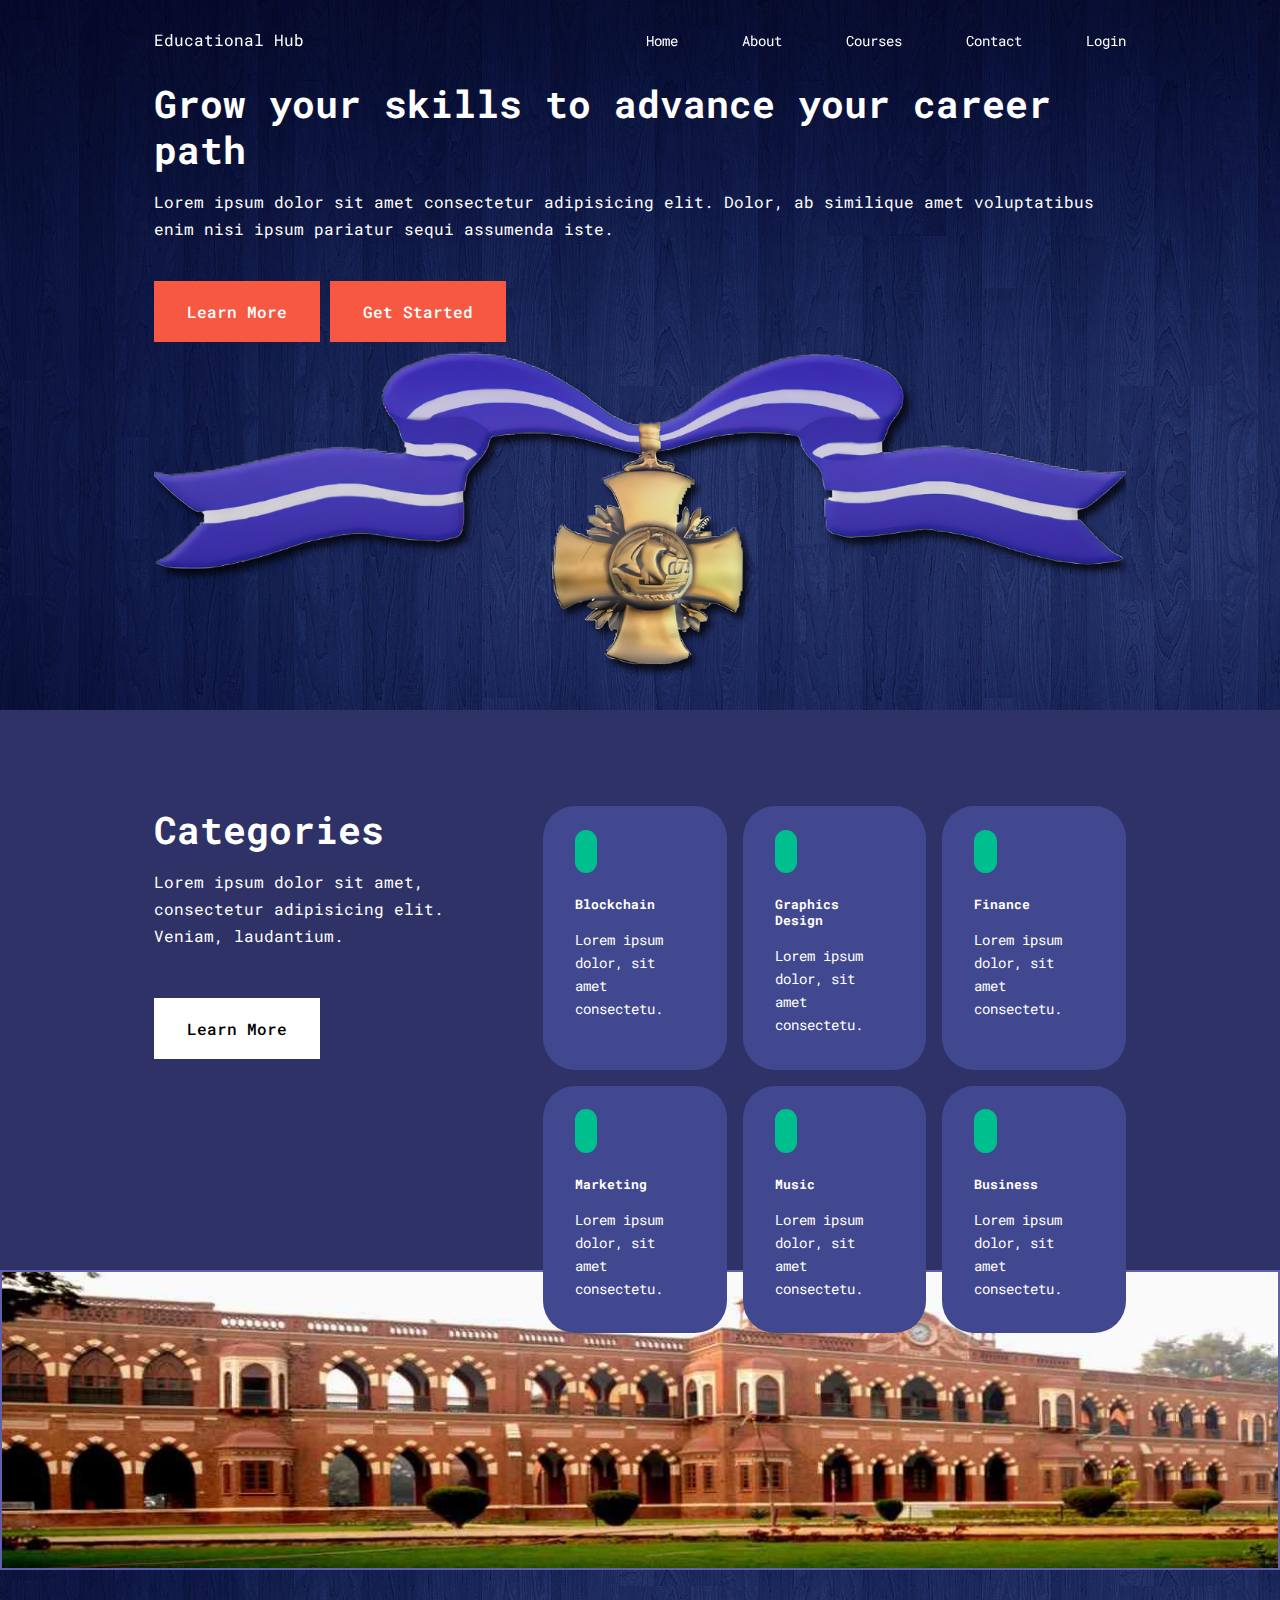
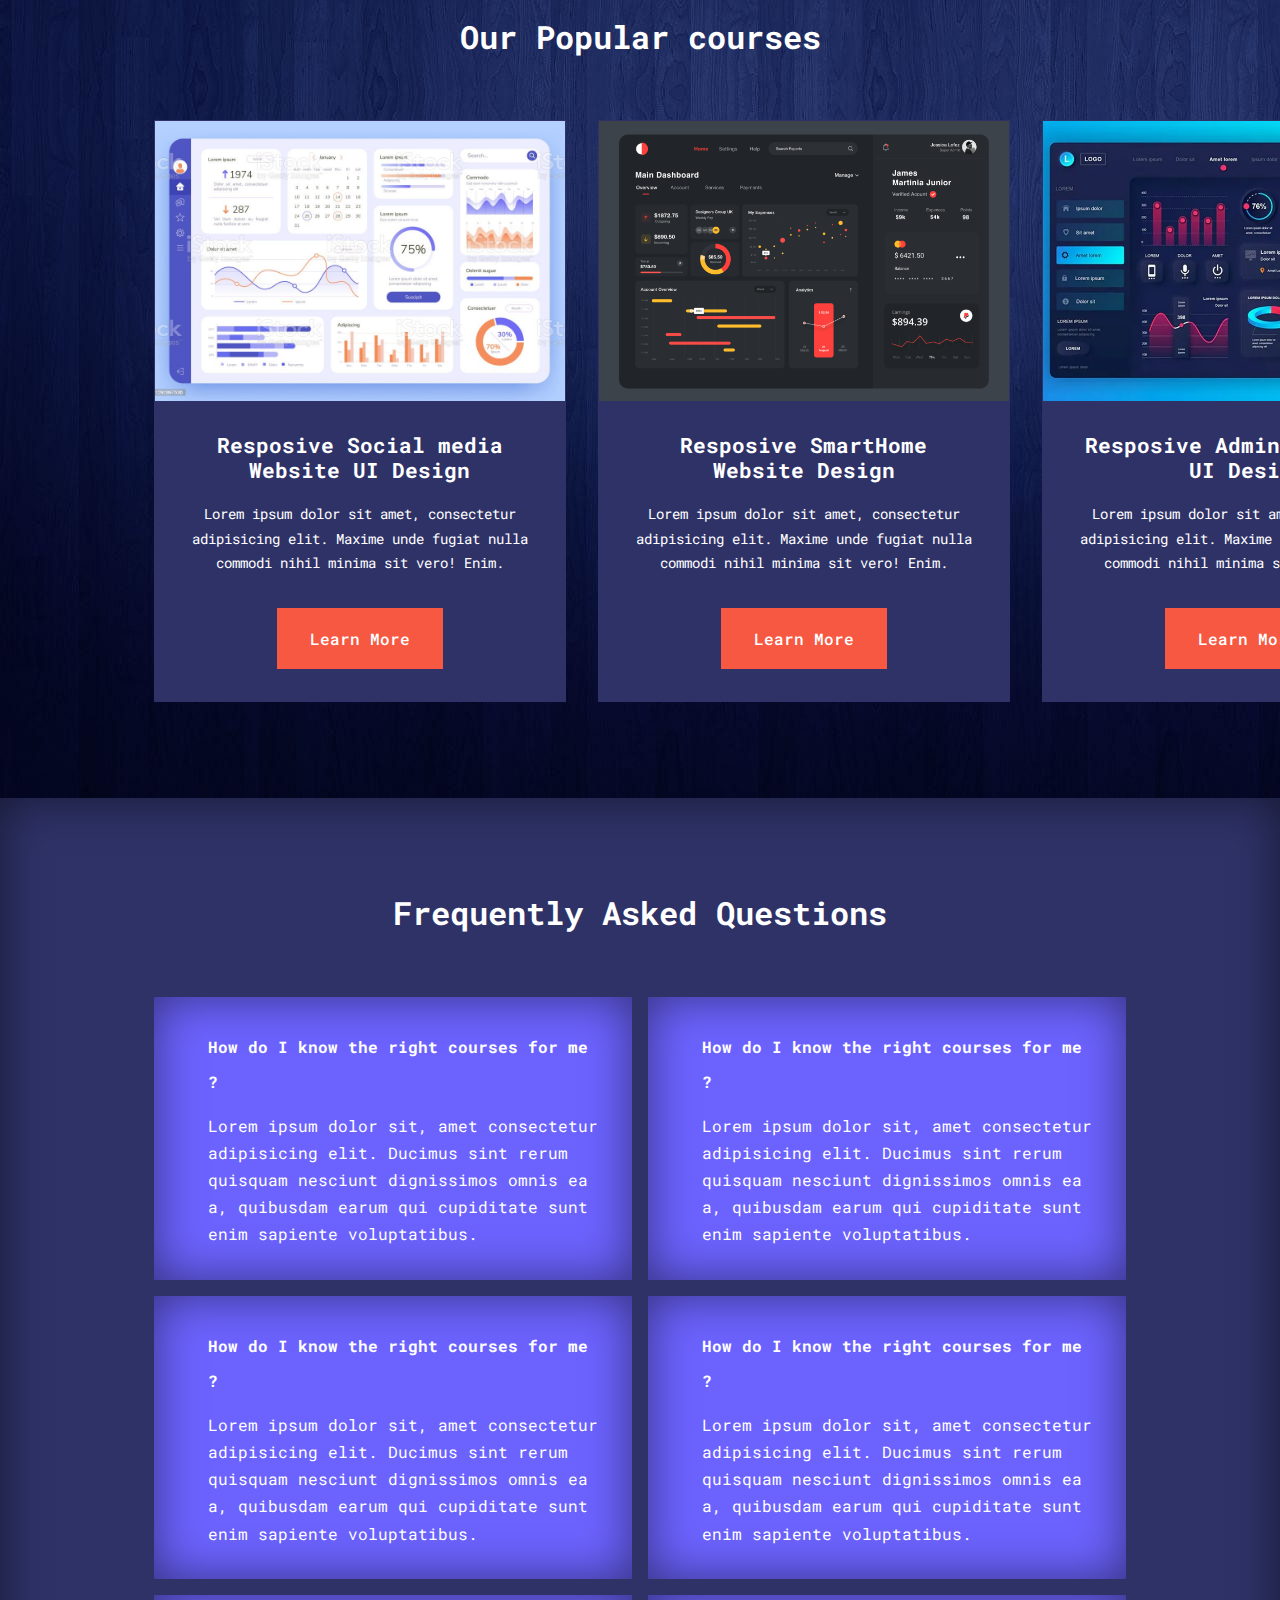
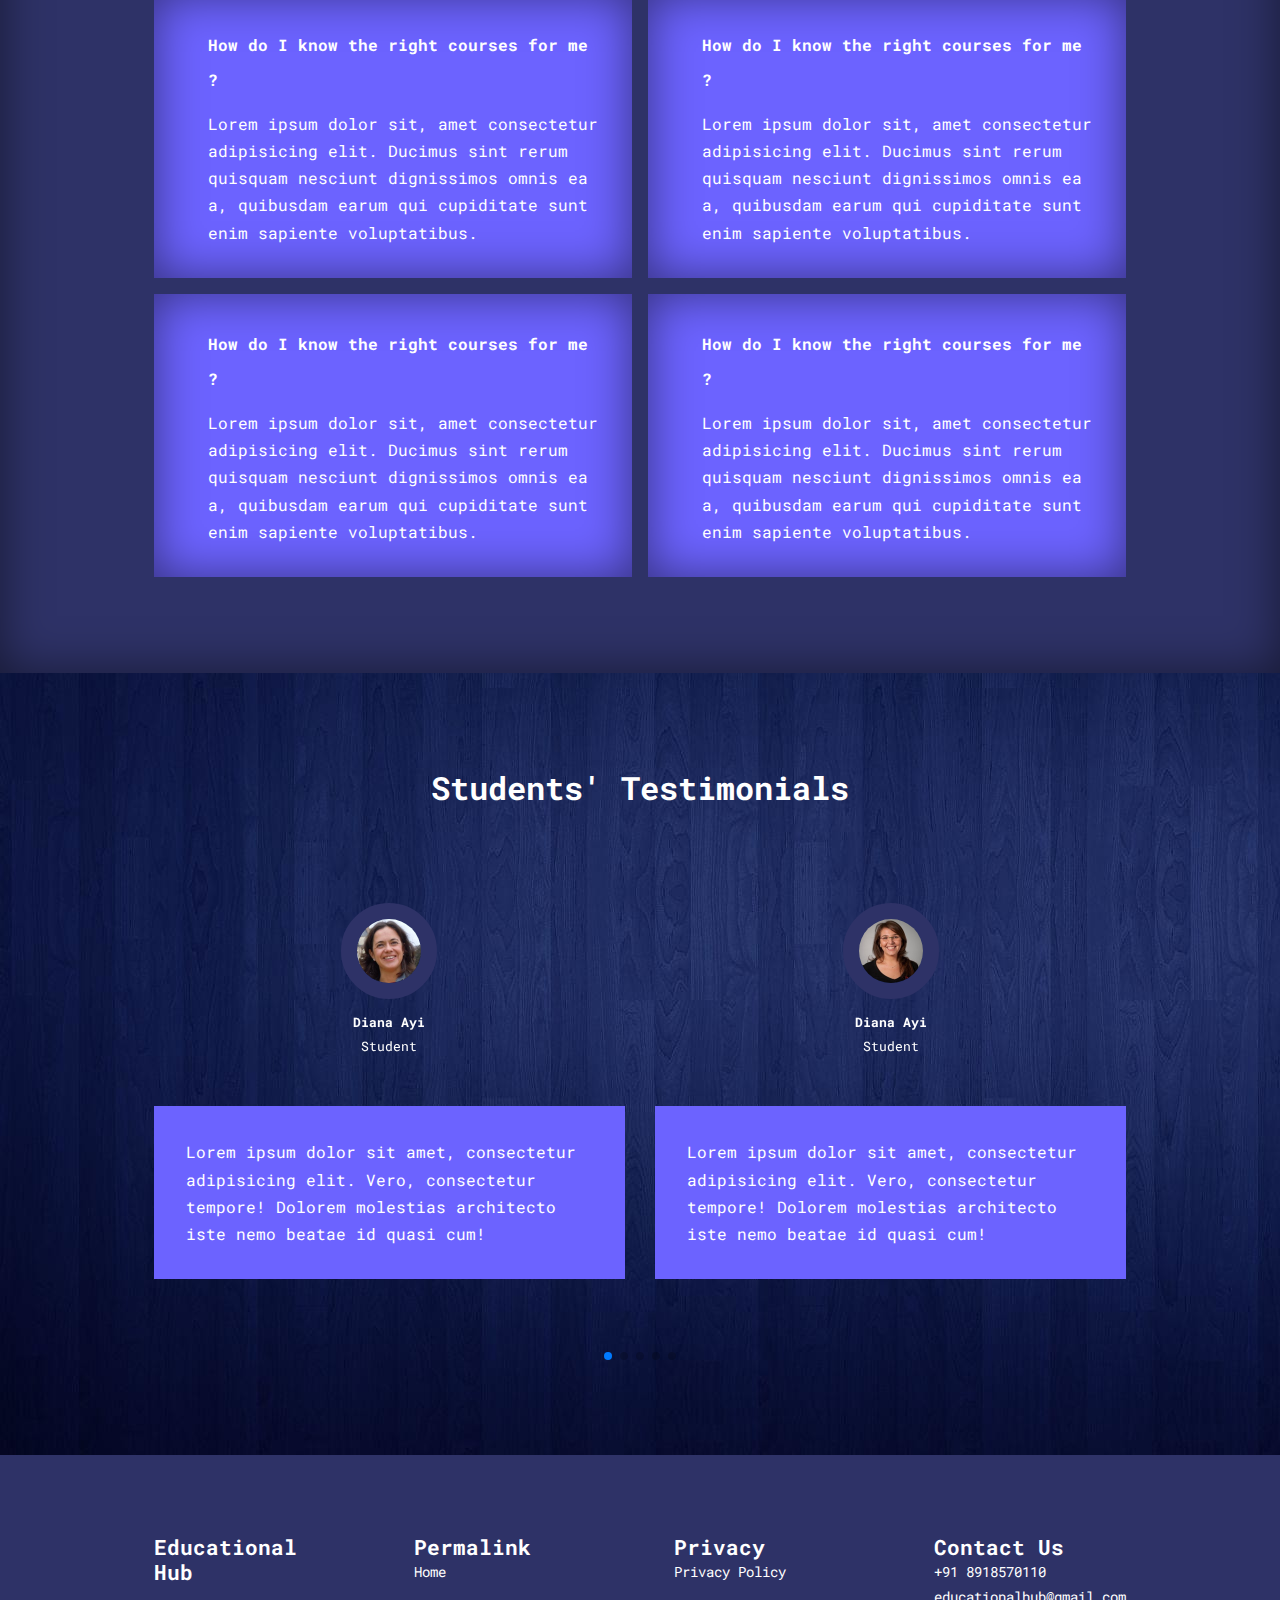
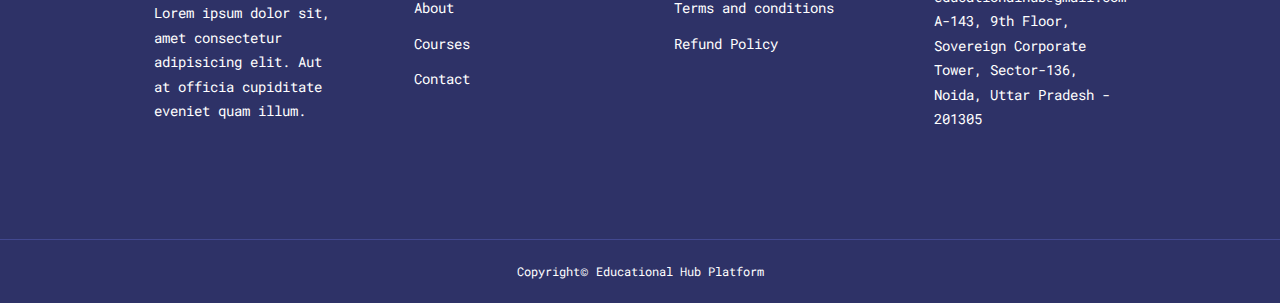
<file: index.html>
<!DOCTYPE html>
<html lang="en">

<head>
    <meta charset="UTF-8">
    <meta http-equiv="X-UA-Compatible" content="IE=edge">
    <meta name="viewport" content="width=device-width, initial-scale=1.0">
    <title>Resposive Multipage Educational Website Using Html, CSS & JavaScript</title>

    <link rel="stylesheet" href="style.css">

    <!-- for Icon -->
    <link rel="stylesheet" href="https://unicons.iconscout.com/release/v4.0.0/css/line.css">

    <!-- Google fonts -->
    <link rel="preconnect" href="https://fonts.googleapis.com">
    <link rel="preconnect" href="https://fonts.gstatic.com" crossorigin>
    <link
        href="https://fonts.googleapis.com/css2?family=Roboto+Mono:ital,wght@0,100;0,200;0,300;0,400;0,500;0,600;0,700;1,100;1,200;1,300;1,400;1,500;1,600;1,700&display=swap"
        rel="stylesheet">

    <!-- Swipper Js -->
    <link rel="stylesheet" href="https://cdn.jsdelivr.net/npm/swiper/swiper-bundle.min.css" />

    <style>
        body {
            background-image: url(texture.jfif);
        }

        .courses img {
            width: 410px;
            height: 280px;
        }

        #institute {
            width: 100%;
            height: 300px;
            border: 2px double rgb(97, 97, 171);
            background-image: url(building.jpg);
            background-repeat: no-repeat;
            background-size: cover;
            padding: 2px;
        }
    </style>

</head>


<body>

    <nav>
        <div class="container nav__container">
            <a href="index.html" target="_blank">Educational Hub</a>
            <ul class="nav__menu">
                <li><a href="index.html">Home</a></li>
                <li><a href="about.html">About</a></li>
                <li><a href="courses.html">Courses</a></li>
                <li><a href="contact.html">Contact</a></li>
                <li><a href="login.html">Login</a></li>
            </ul>
            <button id="open-menu-btn"><i class="uil uil-bars"></i></button>
            <button id="close-menu-btn"><i class="uil uil-times"></i></button>
        </div>
    </nav>

    <header>
        <div class="container header_container">
            <div class="header__left">
                <h1>Grow your skills to advance your career path</h1>
                <p>
                    Lorem ipsum dolor sit amet consectetur adipisicing elit. Dolor, ab similique amet voluptatibus enim
                    nisi ipsum pariatur sequi assumenda iste.
                </p>
                <a href="introHub.html" class="btn btn-primary">Learn More</a>
                <a href="courses.html" class="btn btn-primary">Get Started</a>
            </div>
            <div class="header__right">
                <div class="header_right-image">
                    <img src="achievements.png">
                </div>
            </div>
        </div>
    </header>

    <section class="categories">
        <div class="container categories__container">
            <div class="categories__left">
                <h1>Categories</h1>
                <p>
                    Lorem ipsum dolor sit amet, consectetur adipisicing elit. Veniam, laudantium.
                </p>
                <a href="#" class="btn">Learn More</a>
            </div>

            <div class="categories__right">

                <article class="category">
                    <span class="category__icon">
                        <i class="uil uil-bitcoin-circle"></i>
                    </span>
                    <h5>Blockchain</h5>
                    <p>Lorem ipsum dolor, sit amet consectetu.</p>
                </article>

                <article class="category">
                    <span class="category__icon">
                        <i class="uil uil-palette"></i>
                    </span>
                    <h5>Graphics Design</h5>
                    <p>Lorem ipsum dolor, sit amet consectetu.</p>
                </article>

                <article class="category">
                    <span class="category__icon">
                        <i class="uil uil-yen-circle"></i>
                    </span>
                    <h5>Finance</h5>
                    <p>Lorem ipsum dolor, sit amet consectetu.</p>
                </article>

                <article class="category">
                    <span class="category__icon">
                        <i class="uil uil-megaphone"></i>
                    </span>
                    <h5>Marketing</h5>
                    <p>Lorem ipsum dolor, sit amet consectetu.</p>
                </article>

                <article class="category">
                    <span class="category__icon">
                        <i class="uil uil-music"></i>
                    </span>
                    <h5>Music</h5>
                    <p>Lorem ipsum dolor, sit amet consectetu.</p>
                </article>

                <article class="category">
                    <span class="category__icon">
                        <i class="uil uil-building"></i>
                    </span>
                    <h5>Business</h5>
                    <p>Lorem ipsum dolor, sit amet consectetu.</p>
                </article>
            </div>
        </div>
    </section> <!--End of categories section-->
    <section id="institute">

    </section>

    <section class="courses">
        <h2>Our Popular courses</h2>
        <div class="container courses__container">
            <article class="course">
                <div class="course__image">
                    <img src="course1.jpg" alt="Image">
                </div>
                <div class="course__info">
                    <h4>Resposive Social media Website UI Design</h4>
                    <p>
                        Lorem ipsum dolor sit amet, consectetur adipisicing elit. Maxime unde fugiat nulla commodi nihil
                        minima sit vero! Enim.
                    </p>
                    <a href="learnCourse.html" class="btn btn-primary">Learn More</a>
                </div>
            </article>

            <article class="course">
                <div class="course__image">
                    <img src="course2.png" alt="Image">
                </div>
                <div class="course__info">
                    <h4>Resposive SmartHome Website Design</h4>
                    <p>
                        Lorem ipsum dolor sit amet, consectetur adipisicing elit. Maxime unde fugiat nulla commodi nihil
                        minima sit vero! Enim.
                    </p>
                    <a href="learnCourse.html" class="btn btn-primary">Learn More</a>
                </div>
            </article>

            <article class="course">
                <div class="course__image">
                    <img src="course3.webp" alt="Image">
                </div>
                <div class="course__info">
                    <h4>Resposive Admin DashBoard UI Design</h4>
                    <p>
                        Lorem ipsum dolor sit amet, consectetur adipisicing elit. Maxime unde fugiat nulla commodi nihil
                        minima sit vero! Enim.
                    </p>
                    <a href="learnCourse.html" class="btn btn-primary">Learn More</a>
                </div>
            </article>
        </div>
    </section> <!--End of Courses section-->

    <section class="faqs">
        <h2>Frequently Asked Questions</h2>
        <div class="container faqs__container">
            <article class="faq">
                <div class="faq__icon"><i class="uil uil-comment-question"></i></div>
                <div class="queston__answer">
                    <h4>How do I know the right courses for me ?</h4>
                    <p>
                        Lorem ipsum dolor sit, amet consectetur adipisicing elit. Ducimus sint rerum quisquam nesciunt
                        dignissimos omnis ea a, quibusdam earum qui cupiditate sunt enim sapiente voluptatibus.
                    </p>
                </div>
            </article>

            <article class="faq">
                <div class="faq__icon"><i class="uil uil-comment-question"></i></div>
                <div class="queston__answer">
                    <h4>How do I know the right courses for me ?</h4>
                    <p>
                        Lorem ipsum dolor sit, amet consectetur adipisicing elit. Ducimus sint rerum quisquam nesciunt
                        dignissimos omnis ea a, quibusdam earum qui cupiditate sunt enim sapiente voluptatibus.
                    </p>
                </div>
            </article>

            <article class="faq">
                <div class="faq__icon"><i class="uil uil-comment-question"></i></div>
                <div class="queston__answer">
                    <h4>How do I know the right courses for me ?</h4>
                    <p>
                        Lorem ipsum dolor sit, amet consectetur adipisicing elit. Ducimus sint rerum quisquam nesciunt
                        dignissimos omnis ea a, quibusdam earum qui cupiditate sunt enim sapiente voluptatibus.
                    </p>
                </div>
            </article>

            <article class="faq">
                <div class="faq__icon"><i class="uil uil-comment-question"></i></div>
                <div class="queston__answer">
                    <h4>How do I know the right courses for me ?</h4>
                    <p>
                        Lorem ipsum dolor sit, amet consectetur adipisicing elit. Ducimus sint rerum quisquam nesciunt
                        dignissimos omnis ea a, quibusdam earum qui cupiditate sunt enim sapiente voluptatibus.
                    </p>
                </div>
            </article>

            <article class="faq">
                <div class="faq__icon"><i class="uil uil-comment-question"></i></div>
                <div class="queston__answer">
                    <h4>How do I know the right courses for me ?</h4>
                    <p>
                        Lorem ipsum dolor sit, amet consectetur adipisicing elit. Ducimus sint rerum quisquam nesciunt
                        dignissimos omnis ea a, quibusdam earum qui cupiditate sunt enim sapiente voluptatibus.
                    </p>
                </div>
            </article>

            <article class="faq">
                <div class="faq__icon"><i class="uil uil-comment-question"></i></div>
                <div class="queston__answer">
                    <h4>How do I know the right courses for me ?</h4>
                    <p>
                        Lorem ipsum dolor sit, amet consectetur adipisicing elit. Ducimus sint rerum quisquam nesciunt
                        dignissimos omnis ea a, quibusdam earum qui cupiditate sunt enim sapiente voluptatibus.
                    </p>
                </div>
            </article>

            <article class="faq">
                <div class="faq__icon"><i class="uil uil-comment-question"></i></div>
                <div class="queston__answer">
                    <h4>How do I know the right courses for me ?</h4>
                    <p>
                        Lorem ipsum dolor sit, amet consectetur adipisicing elit. Ducimus sint rerum quisquam nesciunt
                        dignissimos omnis ea a, quibusdam earum qui cupiditate sunt enim sapiente voluptatibus.
                    </p>
                </div>
            </article>

            <article class="faq">
                <div class="faq__icon"><i class="uil uil-comment-question"></i></i></div>
                <div class="queston__answer">
                    <h4>How do I know the right courses for me ?</h4>
                    <p>
                        Lorem ipsum dolor sit, amet consectetur adipisicing elit. Ducimus sint rerum quisquam nesciunt
                        dignissimos omnis ea a, quibusdam earum qui cupiditate sunt enim sapiente voluptatibus.
                    </p>
                </div>
            </article>
        </div>
    </section> <!--End of FAQs section-->

    <section class="container testimonials__container mySwiper">
        <h2>Students' Testimonials</h2>
        <div class="swiper-wrapper">
            <article class="testimonial swiper-slide">
                <div class="avatar">
                    <img src="person1.jpg" alt="person">
                </div>
                <div class="testimonial__info">
                    <h5>Diana Ayi</h5>
                    <small>Student</small>
                </div>
                <div class="testimonial__body">
                    <p>
                        Lorem ipsum dolor sit amet, consectetur adipisicing elit. Vero, consectetur tempore! Dolorem
                        molestias architecto iste nemo beatae id quasi cum!
                    </p>
                </div>
            </article>

            <article class="testimonial swiper-slide">
                <div class="avatar">
                    <img src="person2.jpg" alt="person">
                </div>
                <div class="testimonial__info">
                    <h5>Diana Ayi</h5>
                    <small>Student</small>
                </div>
                <div class="testimonial__body">
                    <p>
                        Lorem ipsum dolor sit amet, consectetur adipisicing elit. Vero, consectetur tempore! Dolorem
                        molestias architecto iste nemo beatae id quasi cum!
                    </p>
                </div>
            </article>

            <article class="testimonial swiper-slide">
                <div class="avatar">
                    <img src="person3.jfif" alt="person">
                </div>
                <div class="testimonial__info">
                    <h5>Diana Ayi</h5>
                    <small>Student</small>
                </div>
                <div class="testimonial__body">
                    <p>
                        Lorem ipsum dolor sit amet, consectetur adipisicing elit. Vero, consectetur tempore! Dolorem
                        molestias architecto iste nemo beatae id quasi cum!
                    </p>
                </div>
            </article>

            <article class="testimonial swiper-slide">
                <div class="avatar">
                    <img src="person4.jfif" alt="person">
                </div>
                <div class="testimonial__info">
                    <h5>Diana Ayi</h5>
                    <small>Student</small>
                </div>
                <div class="testimonial__body">
                    <p>
                        Lorem ipsum dolor sit amet, consectetur adipisicing elit. Vero, consectetur tempore! Dolorem
                        molestias architecto iste nemo beatae id quasi cum!
                    </p>
                </div>
            </article>

            <article class="testimonial swiper-slide">
                <div class="avatar">
                    <img src="person5.jfif" alt="person">
                </div>
                <div class="testimonial__info">
                    <h5>Diana Ayi</h5>
                    <small>Student</small>
                </div>
                <div class="testimonial__body">
                    <p>
                        Lorem ipsum dolor sit amet, consectetur adipisicing elit. Vero, consectetur tempore! Dolorem
                        molestias architecto iste nemo beatae id quasi cum!
                    </p>
                </div>
            </article>

            <article class="testimonial swiper-slide">
                <div class="avatar">
                    <img src="person6.jfif" alt="person">
                </div>
                <div class="testimonial__info">
                    <h5>Diana Ayi</h5>
                    <small>Student</small>
                </div>
                <div class="testimonial__body">
                    <p>
                        Lorem ipsum dolor sit amet, consectetur adipisicing elit. Vero, consectetur tempore! Dolorem
                        molestias architecto iste nemo beatae id quasi cum!
                    </p>
                </div>
            </article>
        </div>
        <div class="swiper-pagination"></div>
    </section> <!--End of Students'Testimonials section-->

    <footer>
        <div class="container footer__container">
            <div class="footer__1">
                <a href="index.html" class="footer__logo">
                    <h4>Educational Hub</h4>
                </a>
                <p>
                    Lorem ipsum dolor sit, amet consectetur adipisicing elit. Aut at officia cupiditate eveniet quam
                    illum.
                </p>
            </div>

            <div class="footer__2">
                <h4>Permalink</h4>
                <ul class="permalinks">
                    <li><a href="index.html">Home</a></li>
                    <li><a href="about.html">About</a></li>
                    <li><a href="courses.html">Courses</a></li>
                    <li><a href="contact.html">Contact</a></li>
                </ul>
            </div>

            <div class="footer__3">
                <h4>Privacy</h4>
                <ul class="privacy">
                    <li><a href="#">Privacy Policy</a></li>
                    <li><a href="#">Terms and conditions</a></li>
                    <li><a href="#">Refund Policy</a></li>
                </ul>
            </div>

            <div class="footer__4">
                <h4>Contact Us</h4>
                <div>
                    <p><i class="uil uil-phone-alt"></i>+91 8918570110</p>
                    <p><i class="uil uil-envelope"></i>educationalhub@gmail.com</p>
                    <p><i class="uil uil-location-pin-alt"></i>A-143, 9th Floor, Sovereign Corporate Tower, Sector-136,
                        Noida, Uttar Pradesh - 201305</p>
                </div>
                <ul class="footer__socials">
                    <li>
                        <a href="#"><i class="uil uil-facebook"></i></a>
                        <a href="#"><i class="uil uil-instagram-alt"></i></a>
                        <a href="#"><i class="uil uil-twitter"></i></a>
                        <a href="#"><i class="uil uil-linkedin"></i></a>
                    </li>
                </ul>
            </div>
        </div>
        <div class="footer__copyright">
            <small>Copyright</small>&copy; <small>Educational Hub Platform</small>
        </div>
    </footer>




    <!-- Linking Javascript for Swipper Js -->
    <script src="https://cdn.jsdelivr.net/npm/swiper@8/swiper-bundle.min.js"></script>

    <script>
        var swiper = new Swiper(".mySwiper", {
            slidesPerView: 1,
            spaceBetween: 30,
            pagination: {
                el: ".swiper-pagination",
                clickable: true,
            },
            //When window width is >=600px
            breakpoints: {
                600: {
                    slidesPerView: 2
                }
            }
        });
    </script>

    <!-- Linking Javascript File -->
    <script src="main.js"></script>

</body>

</html>
</file>
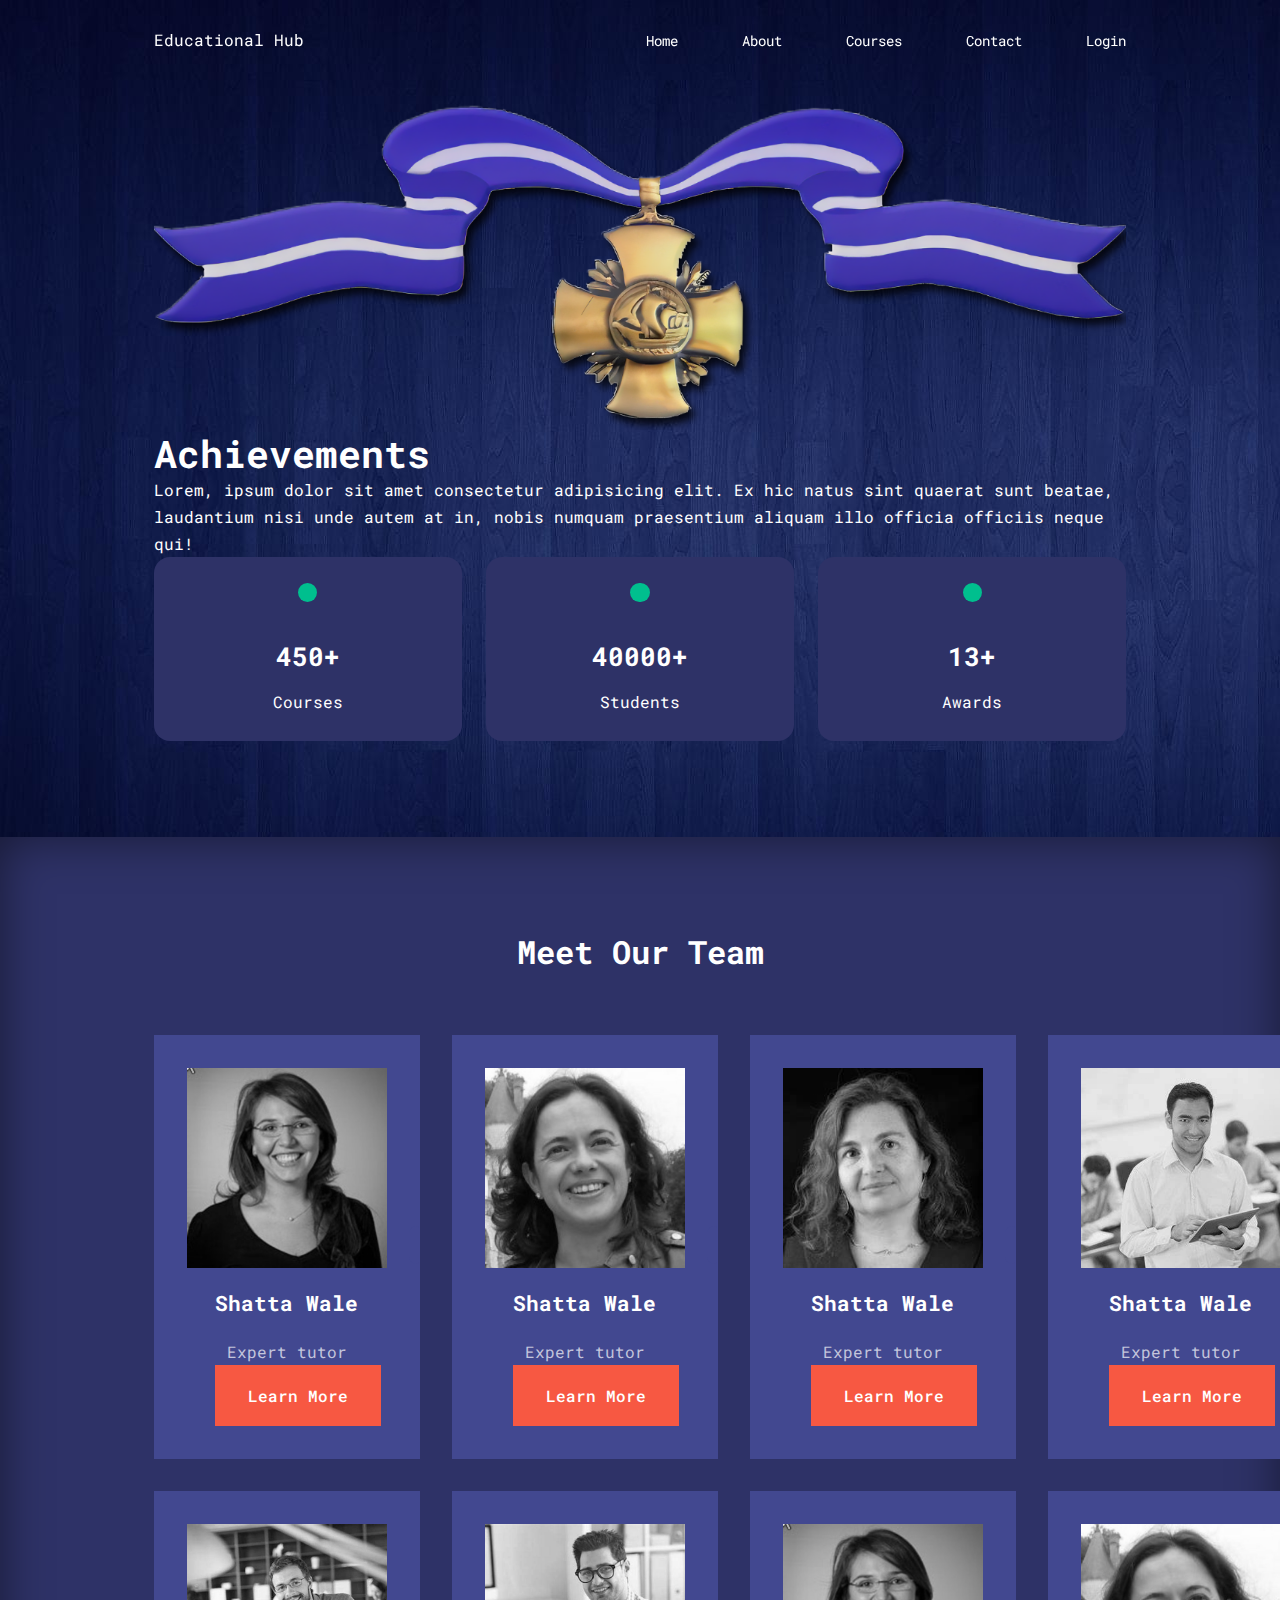
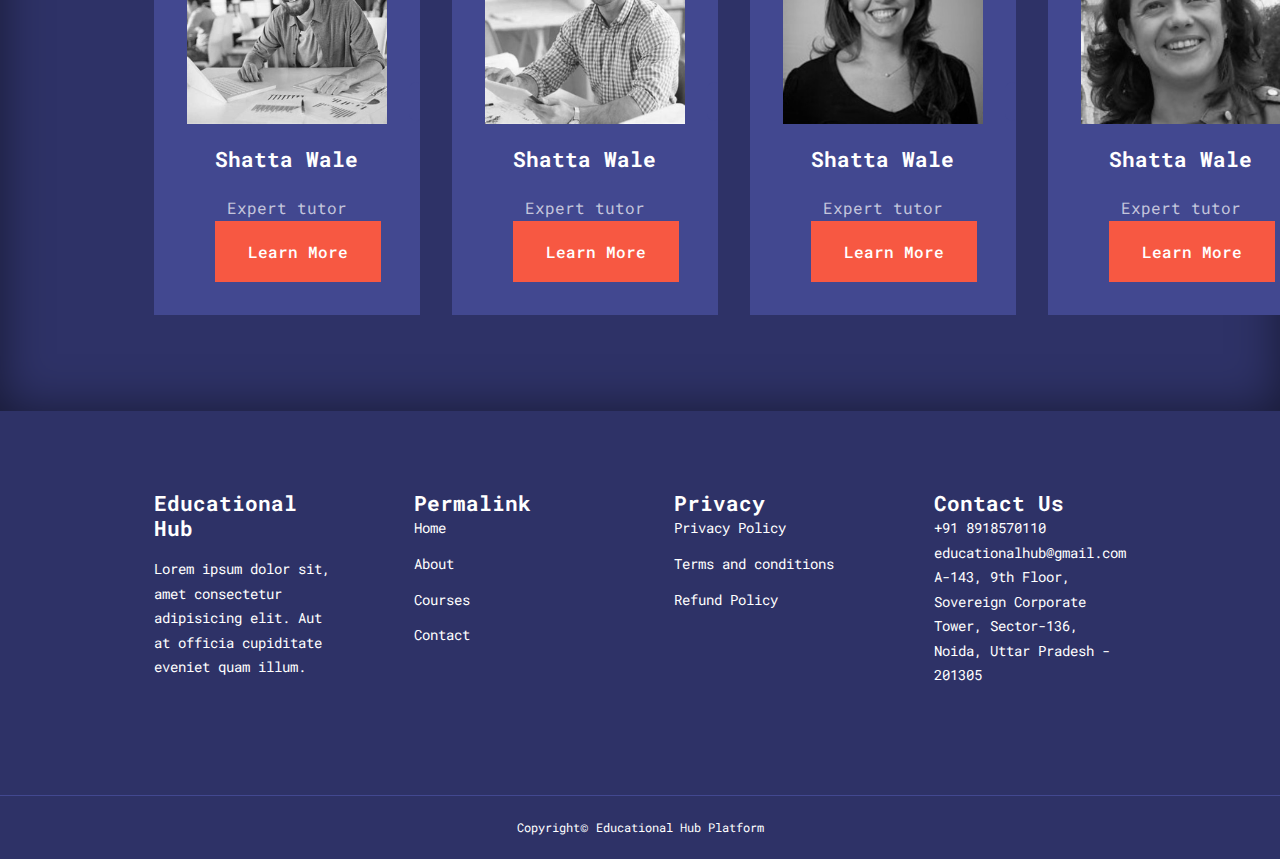
<file: about.html>
<!DOCTYPE html>
<html lang="en">
<head>
    <meta charset="UTF-8">
    <meta http-equiv="X-UA-Compatible" content="IE=edge">
    <meta name="viewport" content="width=device-width, initial-scale=1.0">
    <title>Resposive Multipage Educational Website Using Html, CSS & JavaScript</title>
    <link rel="stylesheet" href="style.css">
    <link rel="stylesheet" href="about.css">

    <!-- for Icon -->
    <link rel="stylesheet" href="https://unicons.iconscout.com/release/v4.0.0/css/line.css">

    <!-- Google fonts -->
    <link rel="preconnect" href="https://fonts.googleapis.com">
    <link rel="preconnect" href="https://fonts.gstatic.com" crossorigin>
    <link href="https://fonts.googleapis.com/css2?family=Roboto+Mono:ital,wght@0,100;0,200;0,300;0,400;0,500;0,600;0,700;1,100;1,200;1,300;1,400;1,500;1,600;1,700&display=swap" rel="stylesheet">

    <style>
        body{
            background-image: url(texture.jfif);
        }
        .team img{
            width: 200px;
            height: 200px;
        }
        .profile{
            margin-left: 28px;
        }
    </style>

</head>
<body>
    <nav>
        <div class="container nav__container">
            <a href="index.html" target="_blank">Educational Hub</a>
            <ul class="nav__menu">
                <li><a href="index.html">Home</a></li>
                <li><a href="about.html">About</a></li>
                <li><a href="courses.html">Courses</a></li>
                <li><a href="contact.html">Contact</a></li>
                <li><a href="login.html">Login</a></li>
            </ul>
            <button id="open-menu-btn" ><i class="uil uil-bars"></i></button>
            <button id="close-menu-btn"><i class="uil uil-times"></i></button>
        </div>
    </nav>  

    <section class="about__achievement">
        <div class="container about__acheivements-container">
            <div class="about__achievements-left">
                <img src="achievements.png">
            </div>

            <div class="about__achievements-right">
                <h1>Achievements</h1>
                <p>
                    Lorem, ipsum dolor sit amet consectetur adipisicing elit. Ex hic natus sint quaerat sunt beatae, laudantium nisi unde autem at in, nobis numquam praesentium aliquam illo officia officiis neque qui!
                </p>
                <div class="achievements__cards">
                    <article class="achievement__card">
                        <span class="achievement__icon">
                            <i class="uil uil-video"></i>
                        </span>
                        <h3>450+</h3>
                        <p>Courses</p>
                    </article>

                    <article class="achievement__card">
                        <span class="achievement__icon">
                            <i class="uil uil-users-alt"></i>
                        </span>
                        <h3>40000+</h3>
                        <p>Students</p>
                    </article>   

                    <article class="achievement__card">
                        <span class="achievement__icon">
                            <i class="uil uil-award"></i>
                        </span>
                        <h3>13+</h3>
                        <p>Awards</p>
                    </article>                    
                </div>
            </div>
        </div>
    </section>    <!--    End of Achievements      -->





    <section class="team">
        <h2>Meet Our Team</h2>
        <div class="container team__container">
            <article class="team__member">
                <div class="team__member-image">
                    <img src="person2.jpg">
                </div>
                <div class="team__member-info">
                    <h4>Shatta Wale</h4>
                    <p>Expert tutor</p>
                </div>
                <div class="team__member-socials">
                    <a href="#" target="_blank"><i class="uil uil-facebook"></i></a>
                    <a href="#" target="_blank"><i class="uil uil-instagram-alt"></i></a>
                    <a href="#" target="_blank"><i class="uil uil-twitter"></i></a>
                    <a href="#" target="_blank"><i class="uil uil-linkedin"></i></a>
                </div>
                <a href="portfolio.html" class="btn btn-primary profile">Learn More</a>
            </article>

            <article class="team__member">
                <div class="team__member-image">
                    <img src="person1.jpg">
                </div>
                <div class="team__member-info">
                    <h4>Shatta Wale</h4>
                    <p>Expert tutor</p>
                </div>
                <div class="team__member-socials">
                    <a href="#" target="_blank"><i class="uil uil-facebook"></i></a>
                    <a href="#" target="_blank"><i class="uil uil-instagram-alt"></i></a>
                    <a href="#" target="_blank"><i class="uil uil-twitter"></i></a>
                    <a href="#" target="_blank"><i class="uil uil-linkedin"></i></a>
                </div>
                <a href="portfolio.html" class="btn btn-primary profile">Learn More</a>
            </article>

            <article class="team__member">
                <div class="team__member-image">
                    <img src="person3.jfif">
                </div>
                <div class="team__member-info">
                    <h4>Shatta Wale</h4>
                    <p>Expert tutor</p>
                </div>
                <div class="team__member-socials">
                    <a href="#" target="_blank"><i class="uil uil-facebook"></i></a>
                    <a href="#" target="_blank"><i class="uil uil-instagram-alt"></i></a>
                    <a href="#" target="_blank"><i class="uil uil-twitter"></i></a>
                    <a href="#" target="_blank"><i class="uil uil-linkedin"></i></a>
                </div>
                <a href="portfolio.html" class="btn btn-primary profile">Learn More</a>
            </article>

            <article class="team__member">
                <div class="team__member-image">
                    <img src="person4.jfif">
                </div>
                <div class="team__member-info">
                    <h4>Shatta Wale</h4>
                    <p>Expert tutor</p>
                </div>
                <div class="team__member-socials">
                    <a href="#" target="_blank"><i class="uil uil-facebook"></i></a>
                    <a href="#" target="_blank"><i class="uil uil-instagram-alt"></i></a>
                    <a href="#" target="_blank"><i class="uil uil-twitter"></i></a>
                    <a href="#" target="_blank"><i class="uil uil-linkedin"></i></a>
                </div>
                <a href="portfolio.html" class="btn btn-primary profile">Learn More</a>
            </article>

            <article class="team__member">
                <div class="team__member-image">
                    <img src="person5.jfif">
                </div>
                <div class="team__member-info">
                    <h4>Shatta Wale</h4>
                    <p>Expert tutor</p>
                </div>
                <div class="team__member-socials">
                    <a href="#" target="_blank"><i class="uil uil-facebook"></i></a>
                    <a href="#" target="_blank"><i class="uil uil-instagram-alt"></i></a>
                    <a href="#" target="_blank"><i class="uil uil-twitter"></i></a>
                    <a href="#" target="_blank"><i class="uil uil-linkedin"></i></a>
                </div>
                <a href="portfolio.html" class="btn btn-primary profile">Learn More</a>
            </article>

            <article class="team__member">
                <div class="team__member-image">
                    <img src="person6.jfif">
                </div>
                <div class="team__member-info">
                    <h4>Shatta Wale</h4>
                    <p>Expert tutor</p>
                </div>
                <div class="team__member-socials">
                    <a href="#" target="_blank"><i class="uil uil-facebook"></i></a>
                    <a href="#" target="_blank"><i class="uil uil-instagram-alt"></i></a>
                    <a href="#" target="_blank"><i class="uil uil-twitter"></i></a>
                    <a href="#" target="_blank"><i class="uil uil-linkedin"></i></a>
                </div>
                <a href="portfolio.html" class="btn btn-primary profile">Learn More</a>
            </article>

            <article class="team__member">
                <div class="team__member-image">
                    <img src="person2.jpg">
                </div>
                <div class="team__member-info">
                    <h4>Shatta Wale</h4>
                    <p>Expert tutor</p>
                </div>
                <div class="team__member-socials">
                    <a href="#" target="_blank"><i class="uil uil-facebook"></i></a>
                    <a href="#" target="_blank"><i class="uil uil-instagram-alt"></i></a>
                    <a href="#" target="_blank"><i class="uil uil-twitter"></i></a>
                    <a href="#" target="_blank"><i class="uil uil-linkedin"></i></a>
                </div>
                <a href="portfolio.html" class="btn btn-primary profile">Learn More</a>
            </article>

            <article class="team__member">
                <div class="team__member-image">
                    <img src="person1.jpg">
                </div>
                <div class="team__member-info">
                    <h4>Shatta Wale</h4>
                    <p>Expert tutor</p>
                </div>
                <div class="team__member-socials">
                    <a href="#" target="_blank"><i class="uil uil-facebook"></i></a>
                    <a href="#" target="_blank"><i class="uil uil-instagram-alt"></i></a>
                    <a href="#" target="_blank"><i class="uil uil-twitter"></i></a>
                    <a href="#" target="_blank"><i class="uil uil-linkedin"></i></a>
                </div>
                <a href="portfolio.html" class="btn btn-primary profile">Learn More</a>
            </article>

        </div>
    </section>   <!--    End of TEAM      -->








    <footer>
        <div class="container footer__container">
            <div class="footer__1">
                <a href="index.html" class="footer__logo"><h4>Educational Hub</h4></a>
                <p>
                    Lorem ipsum dolor sit, amet consectetur adipisicing elit. Aut at officia cupiditate eveniet quam illum.
                </p>
            </div>

            <div class="footer__2">
                <h4>Permalink</h4>
                <ul class="permalinks">
                    <li><a href="index.html">Home</a></li>
                    <li><a href="about.html">About</a></li>
                    <li><a href="courses.html">Courses</a></li>
                    <li><a href="contact.html">Contact</a></li>
                </ul>
            </div>

            <div class="footer__3">
                <h4>Privacy</h4>
                <ul class="privacy">
                    <li><a href="#">Privacy Policy</a></li>
                    <li><a href="#">Terms and conditions</a></li>
                    <li><a href="#">Refund Policy</a></li>
                </ul>
            </div>

            <div class="footer__4">
                <h4>Contact Us</h4>
                <div>
                    <p><i class="uil uil-phone-alt"></i>+91 8918570110</p>
                    <p><i class="uil uil-envelope"></i>educationalhub@gmail.com</p>
                    <p><i class="uil uil-location-pin-alt"></i>A-143, 9th Floor, Sovereign Corporate Tower, Sector-136, Noida, Uttar Pradesh - 201305</p>
                </div>
                <ul class="footer__socials">
                    <li>
                        <a href="#"><i class="uil uil-facebook"></i></a>
                        <a href="#"><i class="uil uil-instagram-alt"></i></a>
                        <a href="#"><i class="uil uil-twitter"></i></a>
                        <a href="#"><i class="uil uil-linkedin"></i></a>
                    </li>
                </ul>
            </div>
        </div>
        <div class="footer__copyright">
            <small>Copyright</small>&copy; <small>Educational Hub Platform</small>
        </div>
    </footer>

    <!-- Linking Javascript File -->
    <script src="main.js"></script>
    
</body>
</html>
</file>
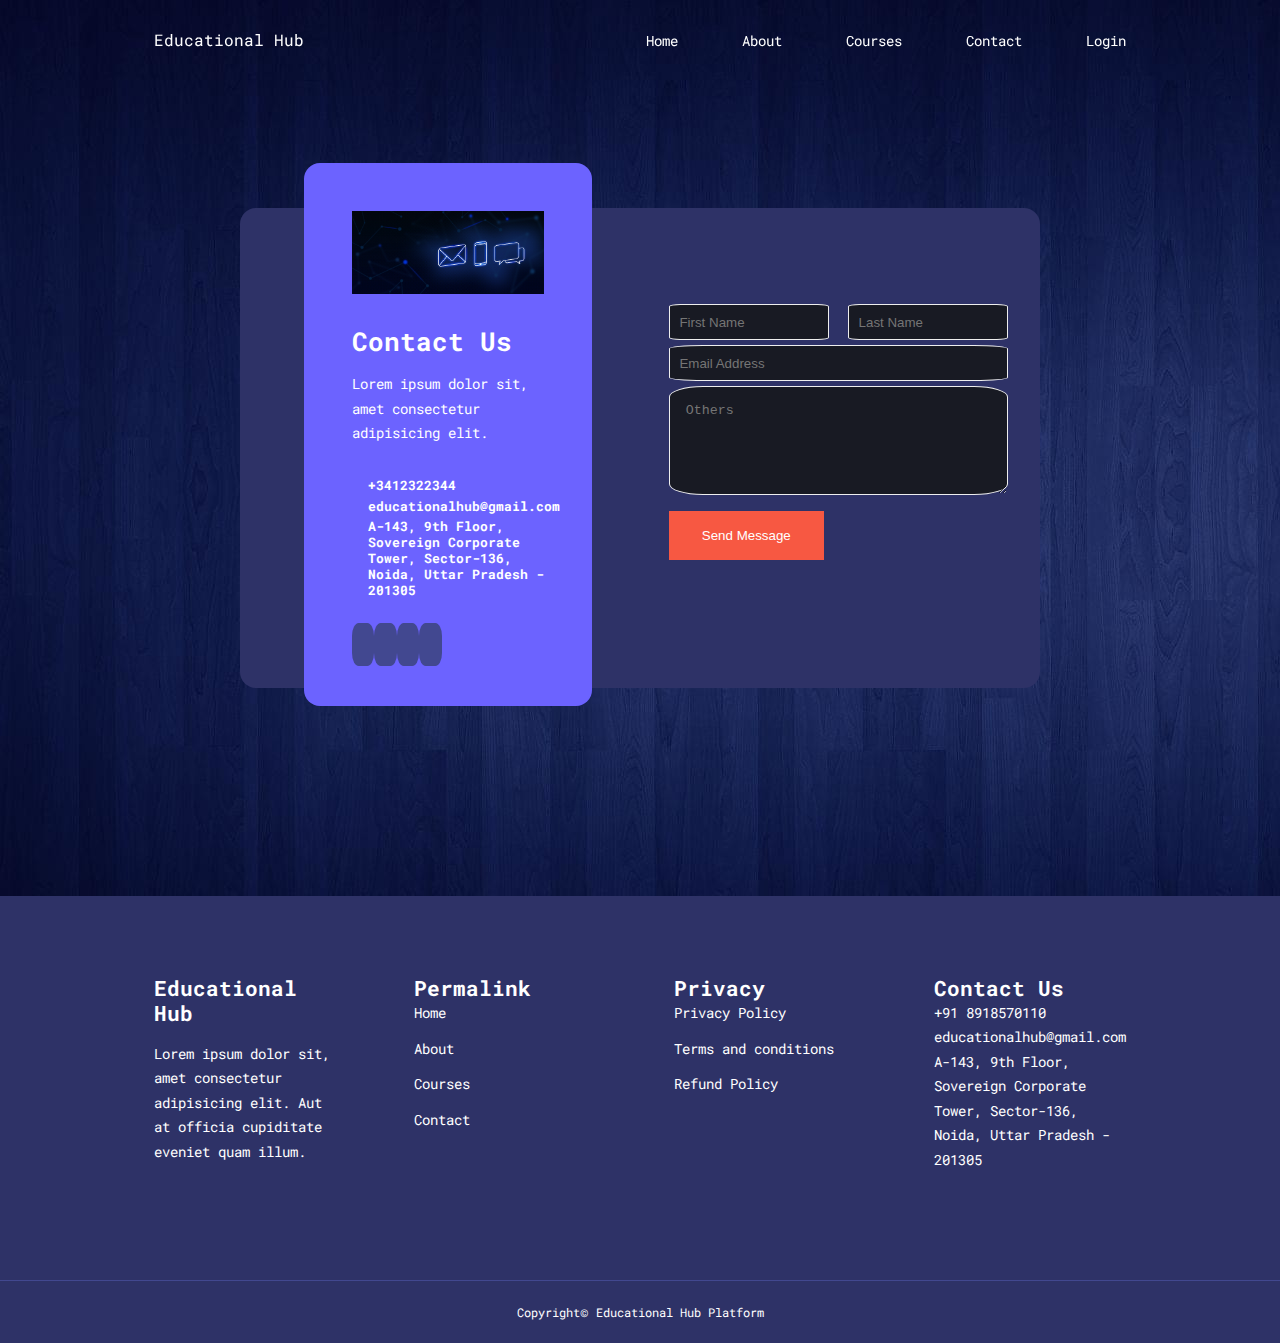
<file: contact.html>
<!DOCTYPE html>
<html lang="en">
<head>
    <meta charset="UTF-8">
    <meta http-equiv="X-UA-Compatible" content="IE=edge">
    <meta name="viewport" content="width=device-width, initial-scale=1.0">
    <title>Resposive Multipage Educational Website Using Html, CSS & JavaScript</title>
    <link rel="stylesheet" href="style.css">
    <link rel="stylesheet" href="contact.css">

    <!-- for Icon -->
    <link rel="stylesheet" href="https://unicons.iconscout.com/release/v4.0.0/css/line.css">

    <!-- Google fonts -->
    <link rel="preconnect" href="https://fonts.googleapis.com">
    <link rel="preconnect" href="https://fonts.gstatic.com" crossorigin>
    <link href="https://fonts.googleapis.com/css2?family=Roboto+Mono:ital,wght@0,100;0,200;0,300;0,400;0,500;0,600;0,700;1,100;1,200;1,300;1,400;1,500;1,600;1,700&display=swap" rel="stylesheet">

    <style>
        body{
            background-image: url(texture.jfif);
        }
    </style>

</head>
<body>

    <nav>
        <div class="container nav__container">
            <a href="index.html" target="_blank">Educational Hub</a>
            <ul class="nav__menu">
                <li><a href="index.html">Home</a></li>
                <li><a href="about.html">About</a></li>
                <li><a href="courses.html">Courses</a></li>
                <li><a href="contact.html">Contact</a></li>
                <li><a href="login.html">Login</a></li>
            </ul>
            <button id="open-menu-btn" ><i class="uil uil-bars"></i></button>
            <button id="close-menu-btn"><i class="uil uil-times"></i></button>
        </div>
    </nav>  <!--    End of NAVBAR      -->



    <section class="contact">
        <div class="container contact__container">
            <aside class="contact__aside">
                <div class="aside__image">
                    <img src="contact.jpg">
                </div>
                <h3>Contact Us</h3>
                <p>
                    Lorem ipsum dolor sit, amet consectetur adipisicing elit.
                </p>
                <ul class="contact__details">
                    <li>
                        <i class="uil uil-phone"></i>
                        <h5>+3412322344</h5>
                    </li>
                    <li>
                        <i class="uil uil-envelope"></i>
                        <h5>educationalhub@gmail.com</h5>
                    </li>
                    <li>
                        <i class="uil uil-location-pin-alt"></i>
                        <h5>
                            A-143, 9th Floor, Sovereign Corporate Tower, Sector-136, Noida, Uttar Pradesh - 201305
                        </h5>
                    </li>
                </ul>
                <ul class="contact__socials">
                    <li>
                        <a href="#"><i class="uil uil-facebook"></i></a>
                        <a href="#"><i class="uil uil-instagram-alt"></i></a>
                        <a href="#"><i class="uil uil-twitter"></i></a>
                        <a href="#"><i class="uil uil-linkedin"></i></a>
                    </li>
                </ul>
            </aside>

            <form action="https://formspree.io/f/mgeqebba" method="POST" class="contact__form">
                <div class="form__name">
                    <input type="text" name="First Name" placeholder="First Name" required>
                    <input type="text" name="Last Name" placeholder="Last Name" required>
                </div>
                <input type="email" name="Email Address" placeholder="Email Address" required>
                <textarea name="Message" cols="30" rows="5" placeholder="Others" required></textarea>
                <button type="submit" class="btn btn-primary">Send Message</button>
            </form>
        </div>
    </section>



    <footer>
        <div class="container footer__container">
            <div class="footer__1">
                <a href="index.html" class="footer__logo"><h4>Educational Hub</h4></a>
                <p>
                    Lorem ipsum dolor sit, amet consectetur adipisicing elit. Aut at officia cupiditate eveniet quam illum.
                </p>
            </div>

            <div class="footer__2">
                <h4>Permalink</h4>
                <ul class="permalinks">
                    <li><a href="index.html">Home</a></li>
                    <li><a href="about.html">About</a></li>
                    <li><a href="courses.html">Courses</a></li>
                    <li><a href="contact.html">Contact</a></li>
                </ul>
            </div>

            <div class="footer__3">
                <h4>Privacy</h4>
                <ul class="privacy">
                    <li><a href="#">Privacy Policy</a></li>
                    <li><a href="#">Terms and conditions</a></li>
                    <li><a href="#">Refund Policy</a></li>
                </ul>
            </div>

            <div class="footer__4">
                <h4>Contact Us</h4>
                <div>
                    <p><i class="uil uil-phone-alt"></i>+91 8918570110</p>
                    <p><i class="uil uil-envelope"></i>educationalhub@gmail.com</p>
                    <p><i class="uil uil-location-pin-alt"></i>A-143, 9th Floor, Sovereign Corporate Tower, Sector-136, Noida, Uttar Pradesh - 201305</p>
                </div>
                <ul class="footer__socials">
                    <li>
                        <a href="#"><i class="uil uil-facebook"></i></a>
                        <a href="#"><i class="uil uil-instagram-alt"></i></a>
                        <a href="#"><i class="uil uil-twitter"></i></a>
                        <a href="#"><i class="uil uil-linkedin"></i></a>
                    </li>
                </ul>
            </div>
        </div>
        <div class="footer__copyright">
            <small>Copyright</small>&copy; <small>Educational Hub Platform</small>
        </div>
    </footer>

    <!-- Linking Javascript File -->
    <script src="main.js"></script>
    
</body>
</html>
</file>
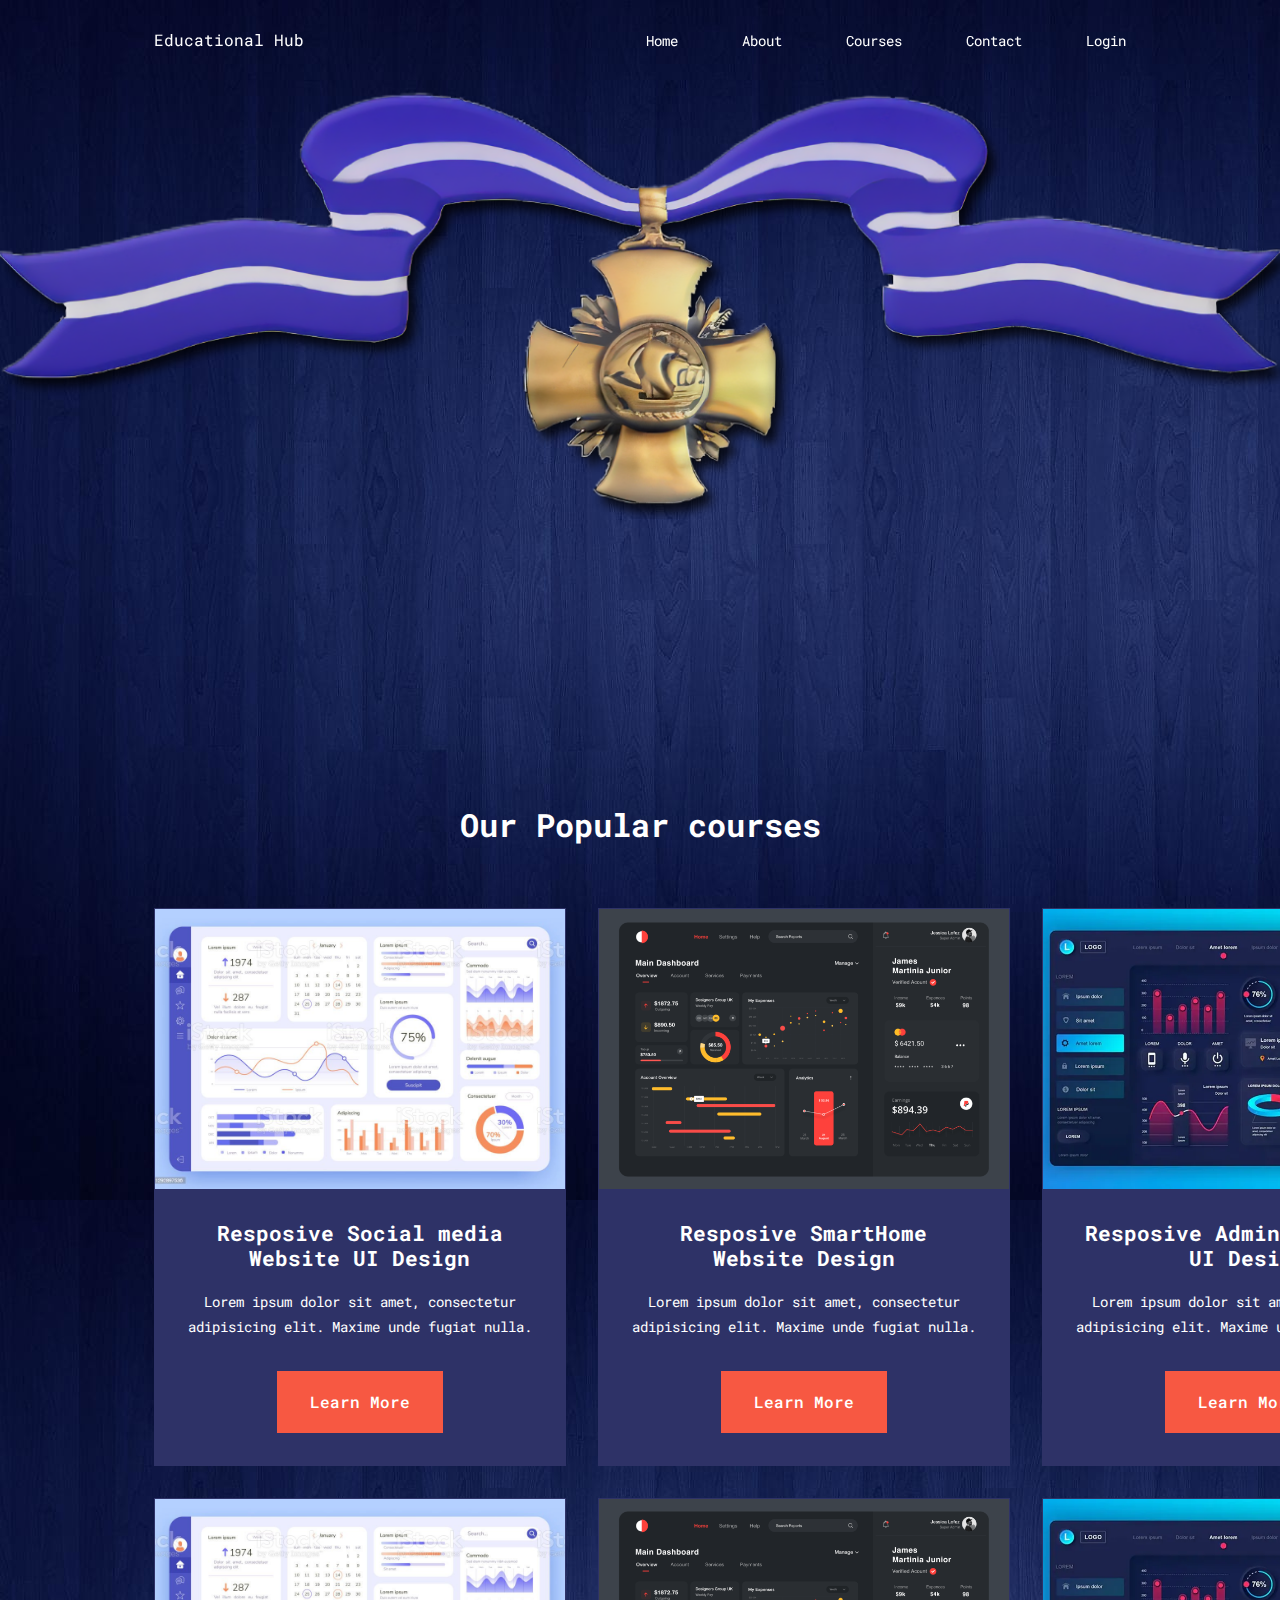
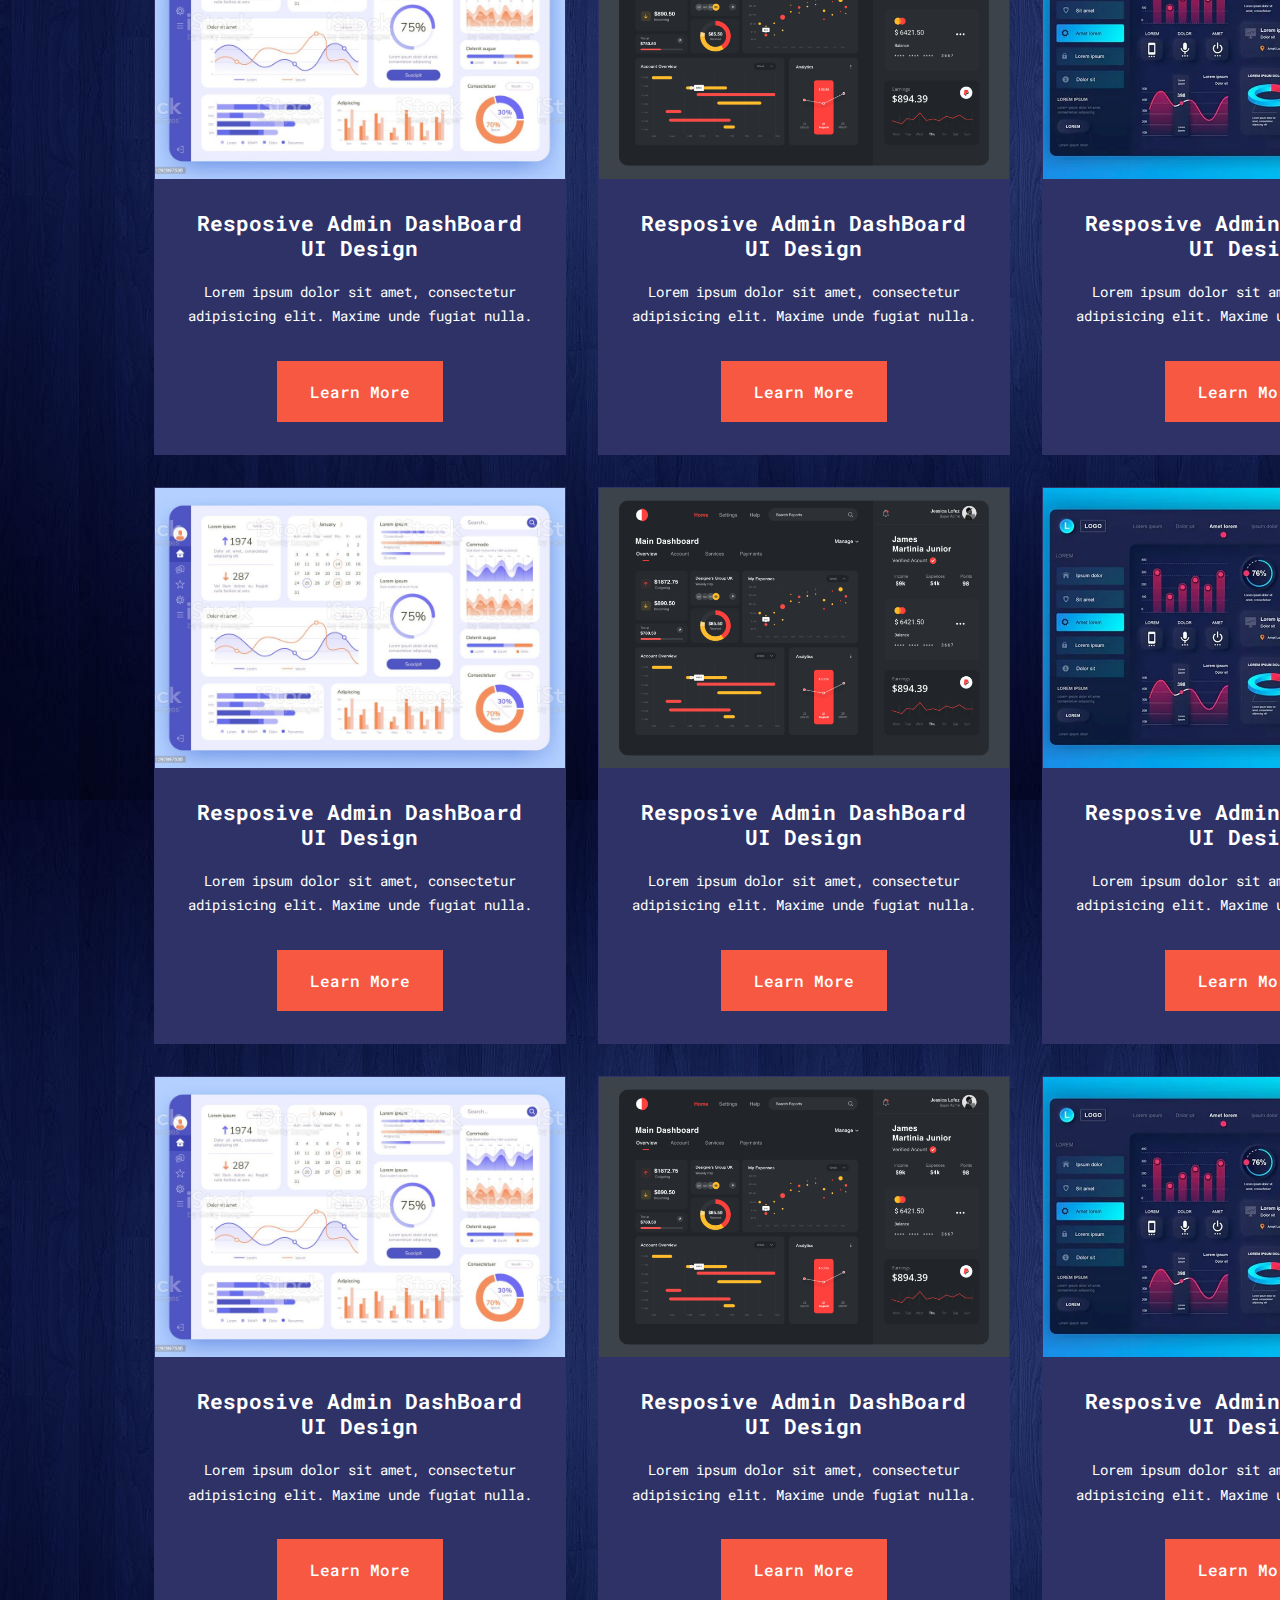
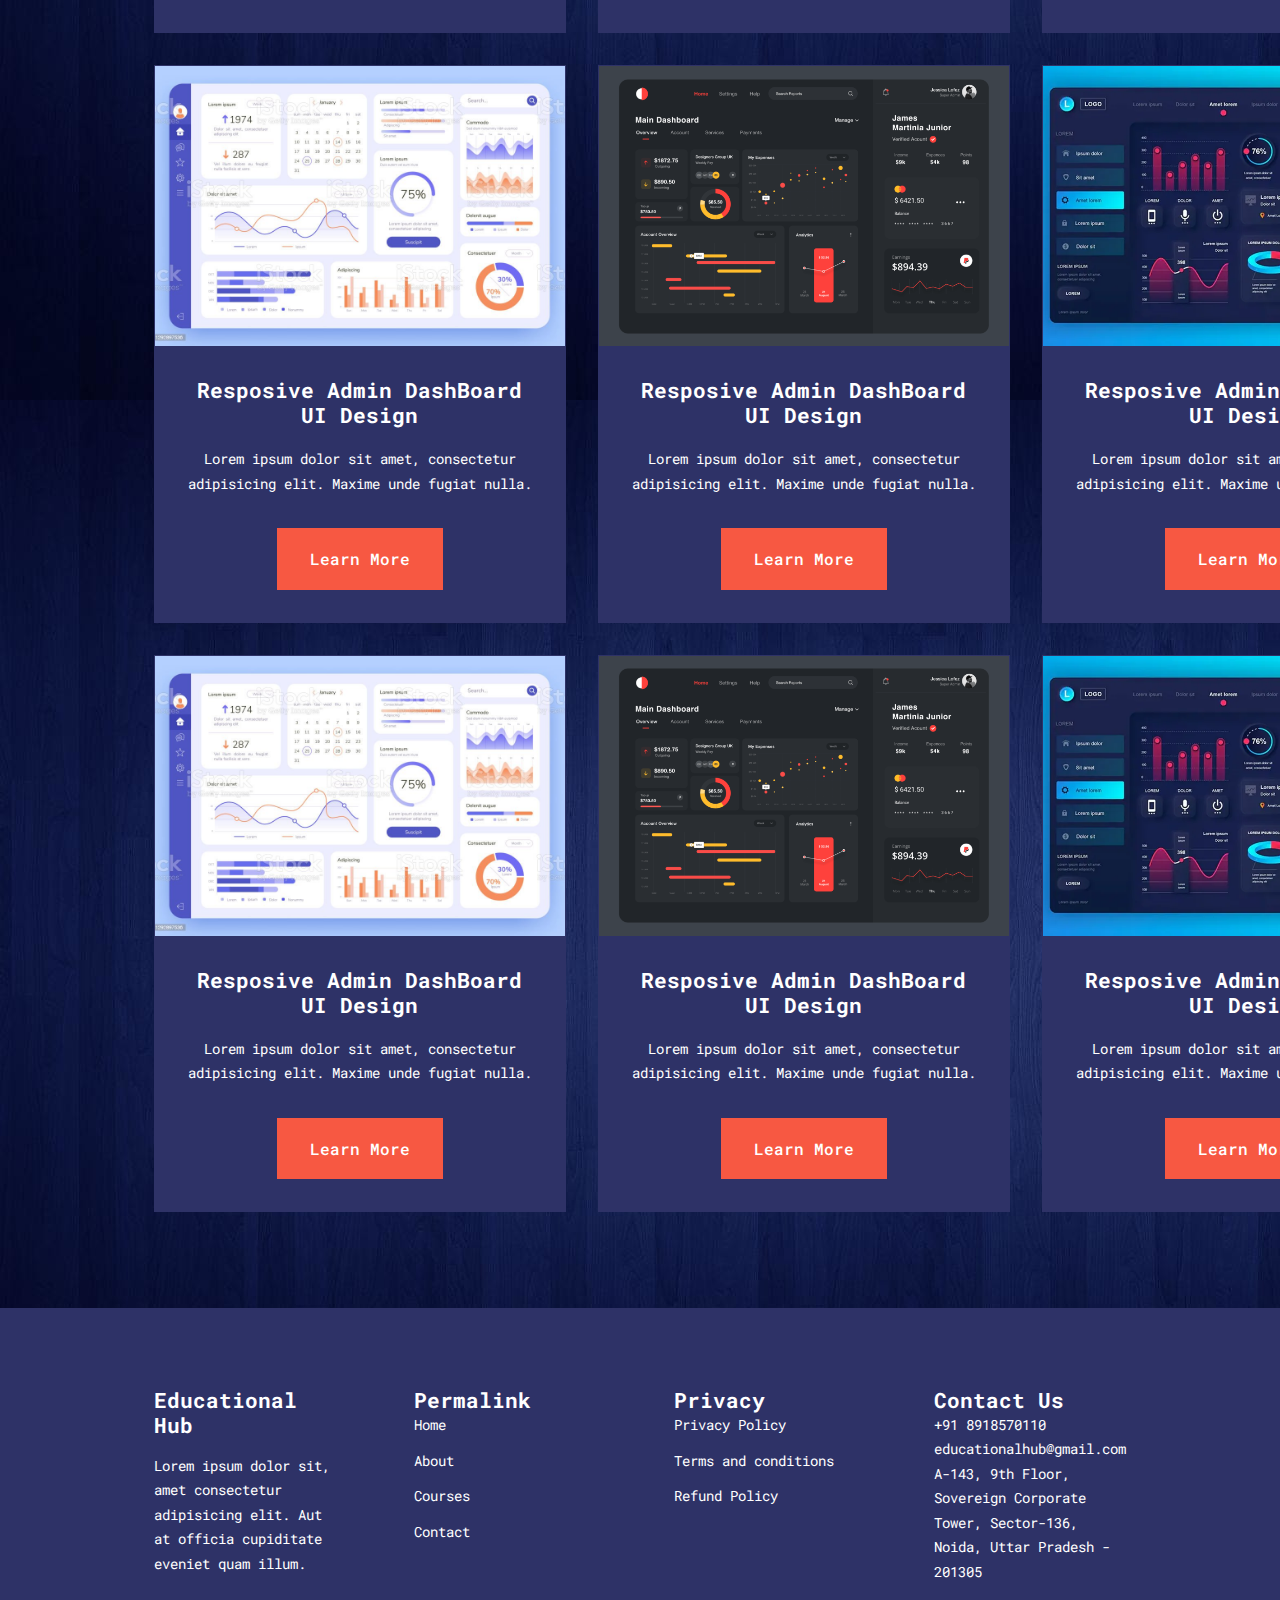
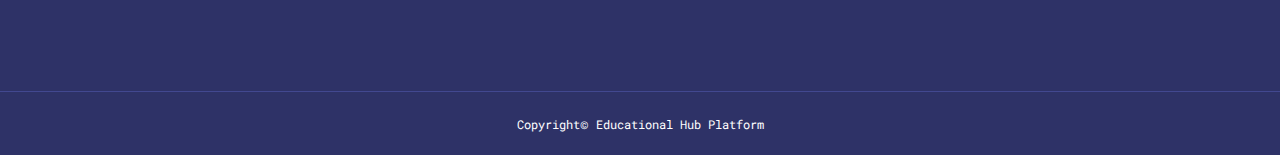
<file: courses.html>
<!DOCTYPE html>
<html lang="en">
<head>
    <meta charset="UTF-8">
    <meta http-equiv="X-UA-Compatible" content="IE=edge">
    <meta name="viewport" content="width=device-width, initial-scale=1.0">
    <title>Resposive Multipage Educational Website Using Html, CSS & JavaScript</title>


    <!-- StyleSheet -->
    <link rel="stylesheet" href="style.css">
    <style>
        .courses{
            margin-top: 0.8rem;
        }
    </style>

    <!-- for Icon -->
    <link rel="stylesheet" href="https://unicons.iconscout.com/release/v4.0.0/css/line.css">

    <!-- Google fonts -->
    <link rel="preconnect" href="https://fonts.googleapis.com">
    <link rel="preconnect" href="https://fonts.gstatic.com" crossorigin>
    <link href="https://fonts.googleapis.com/css2?family=Roboto+Mono:ital,wght@0,100;0,200;0,300;0,400;0,500;0,600;0,700;1,100;1,200;1,300;1,400;1,500;1,600;1,700&display=swap" rel="stylesheet">

    <style>
        body{
            background-image: url(texture.jfif);
        }
        .courses img{
            width: 410px;
            height: 280px;
        }
    </style>

</head>
<body>
    
    <header>
        <nav>
            <div class="container nav__container">
                <a href="index.html" target="_blank">Educational Hub</a>
                <ul class="nav__menu">
                    <li><a href="index.html">Home</a></li>
                    <li><a href="about.html">About</a></li>
                    <li><a href="courses.html">Courses</a></li>
                    <li><a href="contact.html">Contact</a></li>
                    <li><a href="login.html">Login</a></li>
                </ul>
                <button id="open-menu-btn"><i class="uil uil-bars"></i></button>
                <button id="close-menu-btn"><i class="uil uil-times"></i></button>
            </div>
        </nav>
        <img src="achievements.png" alt="Missing content">
    </header>

    <section class="courses">
        <h2>Our Popular courses</h2>
        <div class="container courses__container">
            <article class="course">
                <div class="course__image">
                    <img src="course1.jpg" alt="Image">
                </div>
                <div class="course__info">
                    <h4>Resposive Social media Website UI Design</h4>
                    <p>
                        Lorem ipsum dolor sit amet, consectetur adipisicing elit. Maxime unde fugiat nulla.
                    </p>
                    <a href="learnCourse.html" class="btn btn-primary">Learn More</a>
                </div>
            </article>

            <article class="course">
                <div class="course__image">
                    <img src="course2.png" alt="Image">
                </div>
                <div class="course__info">
                    <h4>Resposive SmartHome Website Design</h4>
                    <p>
                        Lorem ipsum dolor sit amet, consectetur adipisicing elit. Maxime unde fugiat nulla.
                    </p>
                    <a href="learnCourse.html" class="btn btn-primary">Learn More</a>
                </div>
            </article>

            <article class="course">
                <div class="course__image">
                    <img src="course3.webp" alt="Image">
                </div>
                <div class="course__info">
                    <h4>Resposive Admin DashBoard UI Design</h4>
                    <p>
                        Lorem ipsum dolor sit amet, consectetur adipisicing elit. Maxime unde fugiat nulla.
                    </p>
                    <a href="learnCourse.html" class="btn btn-primary">Learn More</a>
                </div>
            </article>

            <article class="course">
                <div class="course__image">
                    <img src="course1.jpg" alt="Image">
                </div>
                <div class="course__info">
                    <h4>Resposive Admin DashBoard UI Design</h4>
                    <p>
                        Lorem ipsum dolor sit amet, consectetur adipisicing elit. Maxime unde fugiat nulla.
                    </p>
                    <a href="learnCourse.html" class="btn btn-primary">Learn More</a>
                </div>
            </article>

            <article class="course">
                <div class="course__image">
                    <img src="course2.png" alt="Image">
                </div>
                <div class="course__info">
                    <h4>Resposive Admin DashBoard UI Design</h4>
                    <p>
                        Lorem ipsum dolor sit amet, consectetur adipisicing elit. Maxime unde fugiat nulla.
                    </p>
                    <a href="learnCourse.html" class="btn btn-primary">Learn More</a>
                </div>
            </article>

            <article class="course">
                <div class="course__image">
                    <img src="course3.webp" alt="Image">
                </div>
                <div class="course__info">
                    <h4>Resposive Admin DashBoard UI Design</h4>
                    <p>
                        Lorem ipsum dolor sit amet, consectetur adipisicing elit. Maxime unde fugiat nulla.
                    </p>
                    <a href="learnCourse.html" class="btn btn-primary">Learn More</a>
                </div>
            </article>

            <article class="course">
                <div class="course__image">
                    <img src="course1.jpg" alt="Image">
                </div>
                <div class="course__info">
                    <h4>Resposive Admin DashBoard UI Design</h4>
                    <p>
                        Lorem ipsum dolor sit amet, consectetur adipisicing elit. Maxime unde fugiat nulla.
                    </p>
                    <a href="learnCourse.html" class="btn btn-primary">Learn More</a>
                </div>
            </article>

            <article class="course">
                <div class="course__image">
                    <img src="course2.png" alt="Image">
                </div>
                <div class="course__info">
                    <h4>Resposive Admin DashBoard UI Design</h4>
                    <p>
                        Lorem ipsum dolor sit amet, consectetur adipisicing elit. Maxime unde fugiat nulla.
                    </p>
                    <a href="learnCourse.html" class="btn btn-primary">Learn More</a>
                </div>
            </article>

            <article class="course">
                <div class="course__image">
                    <img src="course3.webp" alt="Image">
                </div>
                <div class="course__info">
                    <h4>Resposive Admin DashBoard UI Design</h4>
                    <p>
                        Lorem ipsum dolor sit amet, consectetur adipisicing elit. Maxime unde fugiat nulla.
                    </p>
                    <a href="learnCourse.html" class="btn btn-primary">Learn More</a>
                </div>
            </article>

            <article class="course">
                <div class="course__image">
                    <img src="course1.jpg" alt="Image">
                </div>
                <div class="course__info">
                    <h4>Resposive Admin DashBoard UI Design</h4>
                    <p>
                        Lorem ipsum dolor sit amet, consectetur adipisicing elit. Maxime unde fugiat nulla.
                    </p>
                    <a href="learnCourse.html" class="btn btn-primary">Learn More</a>
                </div>
            </article>

            <article class="course">
                <div class="course__image">
                    <img src="course2.png" alt="Image">
                </div>
                <div class="course__info">
                    <h4>Resposive Admin DashBoard UI Design</h4>
                    <p>
                        Lorem ipsum dolor sit amet, consectetur adipisicing elit. Maxime unde fugiat nulla.
                    </p>
                    <a href="learnCourse.html" class="btn btn-primary">Learn More</a>
                </div>
            </article>

            <article class="course">
                <div class="course__image">
                    <img src="course3.webp" alt="Image">
                </div>
                <div class="course__info">
                    <h4>Resposive Admin DashBoard UI Design</h4>
                    <p>
                        Lorem ipsum dolor sit amet, consectetur adipisicing elit. Maxime unde fugiat nulla.
                    </p>
                    <a href="learnCourse.html" class="btn btn-primary">Learn More</a>
                </div>
            </article>

            <article class="course">
                <div class="course__image">
                    <img src="course1.jpg" alt="Image">
                </div>
                <div class="course__info">
                    <h4>Resposive Admin DashBoard UI Design</h4>
                    <p>
                        Lorem ipsum dolor sit amet, consectetur adipisicing elit. Maxime unde fugiat nulla.
                    </p>
                    <a href="learnCourse.html" class="btn btn-primary">Learn More</a>
                </div>
            </article>

            <article class="course">
                <div class="course__image">
                    <img src="course2.png" alt="Image">
                </div>
                <div class="course__info">
                    <h4>Resposive Admin DashBoard UI Design</h4>
                    <p>
                        Lorem ipsum dolor sit amet, consectetur adipisicing elit. Maxime unde fugiat nulla.
                    </p>
                    <a href="learnCourse.html" class="btn btn-primary">Learn More</a>
                </div>
            </article>

            <article class="course">
                <div class="course__image">
                    <img src="course3.webp" alt="Image">
                </div>
                <div class="course__info">
                    <h4>Resposive Admin DashBoard UI Design</h4>
                    <p>
                        Lorem ipsum dolor sit amet, consectetur adipisicing elit. Maxime unde fugiat nulla.
                    </p>
                    <a href="learnCourse.html" class="btn btn-primary">Learn More</a>
                </div>
            </article>

            <article class="course">
                <div class="course__image">
                    <img src="course1.jpg" alt="Image">
                </div>
                <div class="course__info">
                    <h4>Resposive Admin DashBoard UI Design</h4>
                    <p>
                        Lorem ipsum dolor sit amet, consectetur adipisicing elit. Maxime unde fugiat nulla.
                    </p>
                    <a href="learnCourse.html" class="btn btn-primary">Learn More</a>
                </div>
            </article>

            <article class="course">
                <div class="course__image">
                    <img src="course2.png" alt="Image">
                </div>
                <div class="course__info">
                    <h4>Resposive Admin DashBoard UI Design</h4>
                    <p>
                        Lorem ipsum dolor sit amet, consectetur adipisicing elit. Maxime unde fugiat nulla.
                    </p>
                    <a href="learnCourse.html" class="btn btn-primary">Learn More</a>
                </div>
            </article>

            <article class="course">
                <div class="course__image">
                    <img src="course3.webp" alt="Image">
                </div>
                <div class="course__info">
                    <h4>Resposive Admin DashBoard UI Design</h4>
                    <p>
                        Lorem ipsum dolor sit amet, consectetur adipisicing elit. Maxime unde fugiat nulla.
                    </p>
                    <a href="learnCourse.html" class="btn btn-primary">Learn More</a>
                </div>
            </article>
        </div>
    </section> <!--End of Courses section-->

    <footer>
        <div class="container footer__container">
            <div class="footer__1">
                <a href="index.html" class="footer__logo"><h4>Educational Hub</h4></a>
                <p>
                    Lorem ipsum dolor sit, amet consectetur adipisicing elit. Aut at officia cupiditate eveniet quam illum.
                </p>
            </div>

            <div class="footer__2">
                <h4>Permalink</h4>
                <ul class="permalinks">
                    <li><a href="index.html">Home</a></li>
                    <li><a href="about.html">About</a></li>
                    <li><a href="courses.html">Courses</a></li>
                    <li><a href="contact.html">Contact</a></li>
                </ul>
            </div>

            <div class="footer__3">
                <h4>Privacy</h4>
                <ul class="privacy">
                    <li><a href="#">Privacy Policy</a></li>
                    <li><a href="#">Terms and conditions</a></li>
                    <li><a href="#">Refund Policy</a></li>
                </ul>
            </div>

            <div class="footer__4">
                <h4>Contact Us</h4>
                <div>
                    <p><i class="uil uil-phone-alt"></i>+91 8918570110</p>
                    <p><i class="uil uil-envelope"></i>educationalhub@gmail.com</p>
                    <p><i class="uil uil-location-pin-alt"></i>A-143, 9th Floor, Sovereign Corporate Tower, Sector-136, Noida, Uttar Pradesh - 201305</p>
                </div>
                <ul class="footer__socials">
                    <li>
                        <a href="#"><i class="uil uil-facebook"></i></a>
                        <a href="#"><i class="uil uil-instagram-alt"></i></a>
                        <a href="#"><i class="uil uil-twitter"></i></a>
                        <a href="#"><i class="uil uil-linkedin"></i></a>
                    </li>
                </ul>
            </div>
        </div>
        <div class="footer__copyright">
            <small>Copyright</small>&copy; <small>Educational Hub Platform</small>
        </div>
    </footer> <!-- End of Footer  -->

    <!-- Linking Javascript File -->
    <script src="main.js"></script>
    
</body>
</html>
</file>
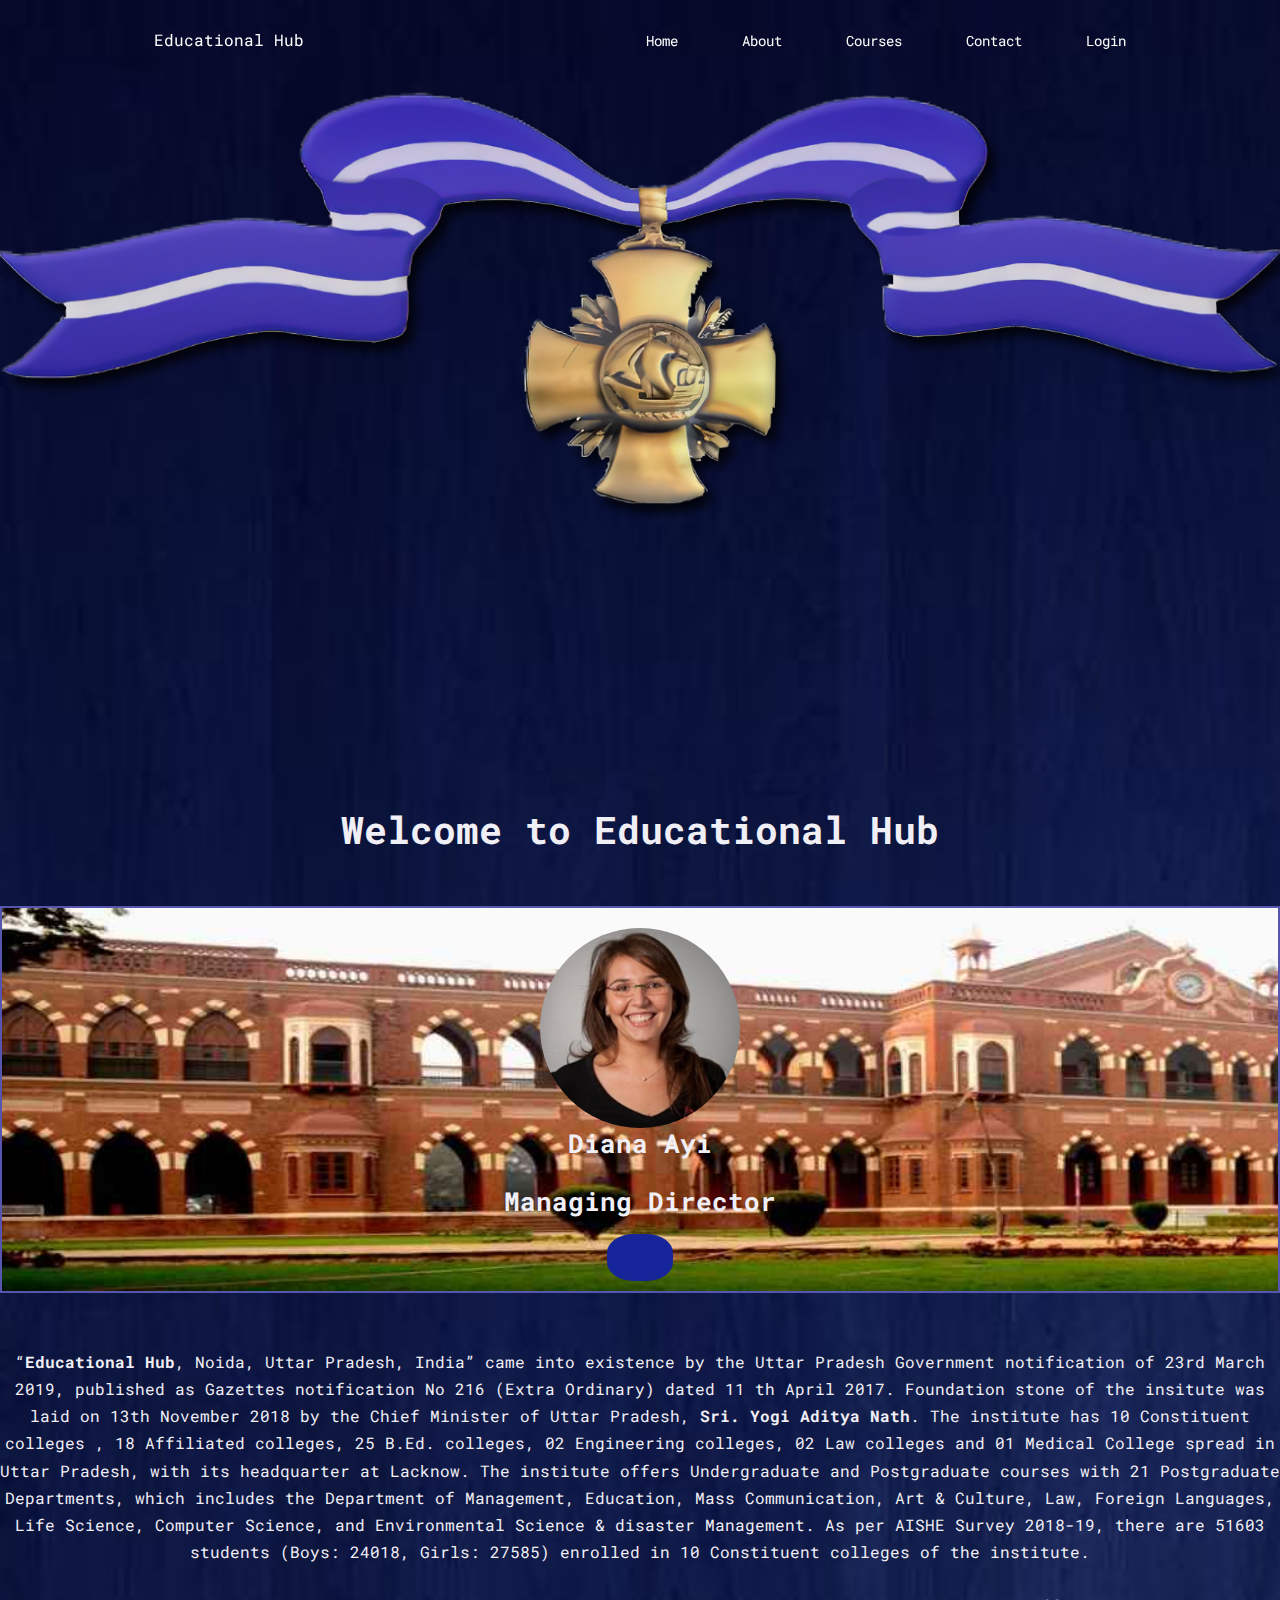
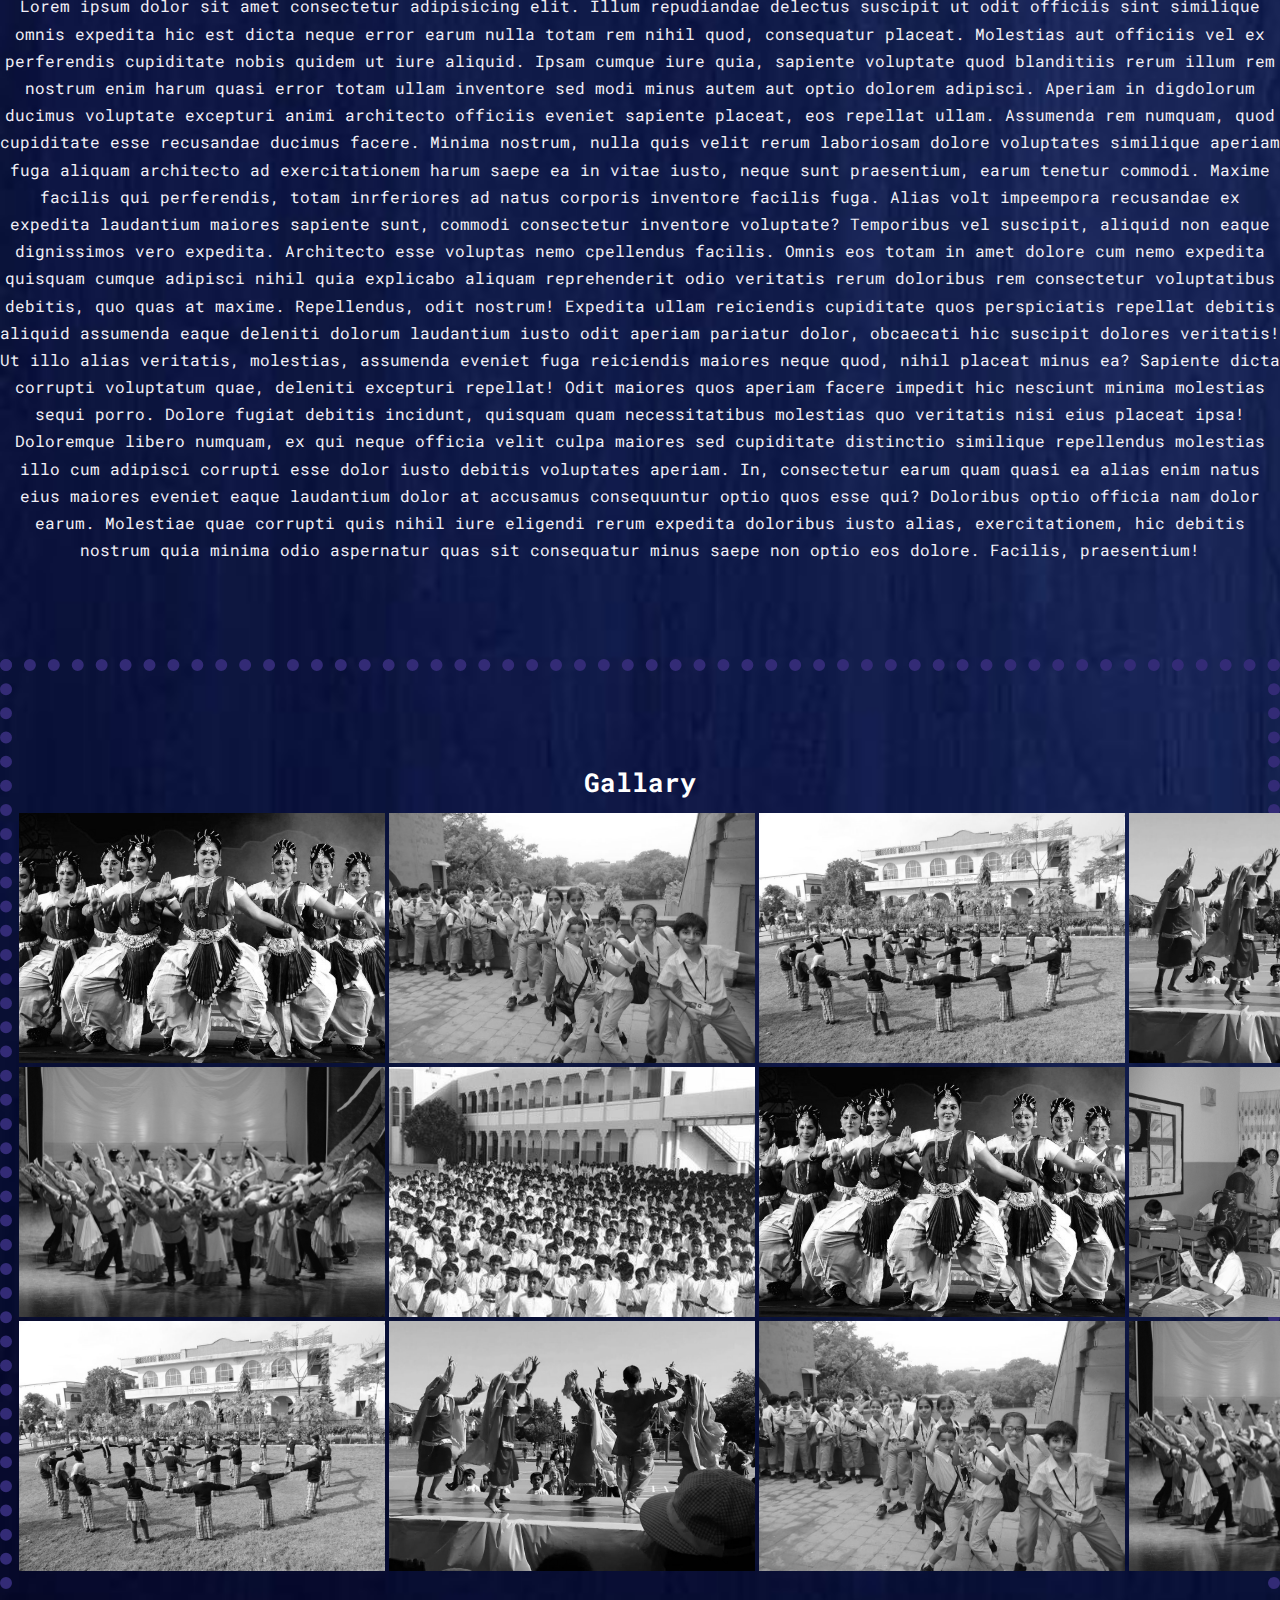
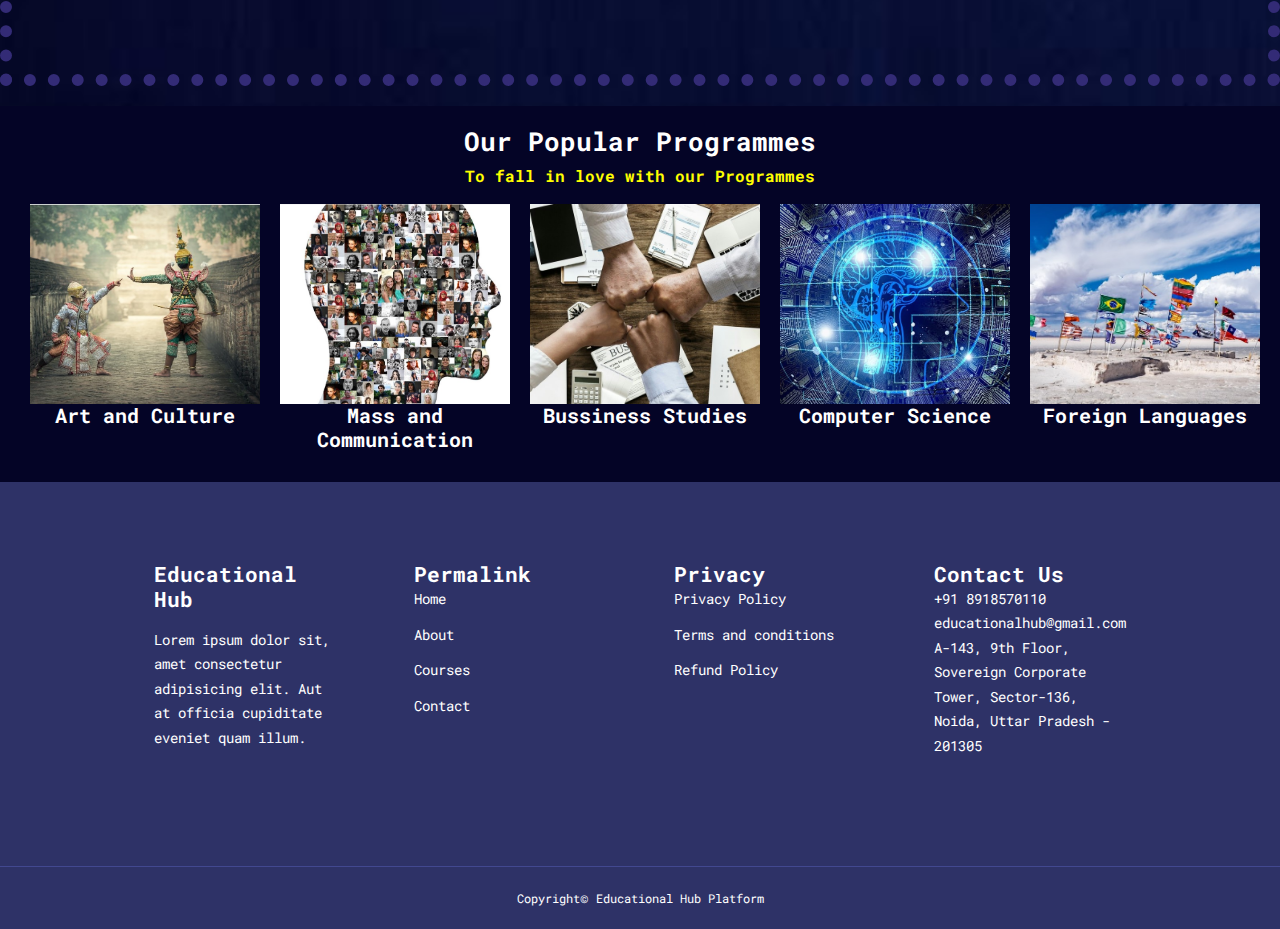
<file: introHub.html>
<!DOCTYPE html>
<html lang="en">

<head>
    <meta charset="UTF-8">
    <meta http-equiv="X-UA-Compatible" content="IE=edge">
    <meta name="viewport" content="width=device-width, initial-scale=1.0">
    <title>Welcome</title>
    <link rel="stylesheet" href="style.css">
    <link rel="stylesheet" href="introHub.css">

    <!-- for Icon -->
    <link rel="stylesheet" href="https://unicons.iconscout.com/release/v4.0.0/css/line.css">

    <!-- Google fonts -->
    <link rel="preconnect" href="https://fonts.googleapis.com">
    <link rel="preconnect" href="https://fonts.gstatic.com" crossorigin>
    <link
        href="https://fonts.googleapis.com/css2?family=Roboto+Mono:ital,wght@0,100;0,200;0,300;0,400;0,500;0,600;0,700;1,100;1,200;1,300;1,400;1,500;1,600;1,700&display=swap"
        rel="stylesheet">
</head>

<body>
    <header>
        <nav>
            <div class="container nav__container">
                <a href="index.html" target="_blank">Educational Hub</a>
                <ul class="nav__menu">
                    <li><a href="index.html">Home</a></li>
                    <li><a href="about.html">About</a></li>
                    <li><a href="courses.html">Courses</a></li>
                    <li><a href="contact.html">Contact</a></li>
                    <li><a href="login.html">Login</a></li>
                </ul>
                <button id="open-menu-btn"><i class="uil uil-bars"></i></button>
                <button id="close-menu-btn"><i class="uil uil-times"></i></button>
            </div>
        </nav>
        <div id="imglogo">
            <img src="achievements.png" alt="Missing content">
        </div>
    </header>

    <section id="intro">
        <h1>Welcome to Educational Hub</h1>
        <br><br>
        <div id="person">
            <img src="person2.jpg" alt="Missing Image">
            <h3>Diana Ayi</h3><br>
            <h3>Managing Director</h3><br>
            <div class="links">
                <a href="#" target="_blank"><i class="uil uil-facebook"></i></a>
                <a href="#" target="_blank"><i class="uil uil-instagram-alt"></i></a>
                <a href="#" target="_blank"><i class="uil uil-twitter"></i></a>
                <a href="#" target="_blank"><i class="uil uil-linkedin"></i></a>
            </div>
        </div>
        <br><br>
        <div id="introd">
            <p>“<b>Educational Hub</b>, Noida, Uttar Pradesh, India” came into existence by the Uttar Pradesh Government
                notification of 23rd March 2019, published as Gazettes notification No 216 (Extra Ordinary) dated 11 th
                April 2017. Foundation stone of the insitute was laid on 13th November 2018 by the Chief Minister of
                Uttar Pradesh,<b> Sri. Yogi Aditya Nath</b>. The institute has 10 Constituent colleges , 18 Affiliated
                colleges, 25 B.Ed. colleges, 02 Engineering colleges, 02 Law colleges and 01 Medical College spread in
                Uttar Pradesh, with its headquarter at Lacknow. The institute offers Undergraduate and Postgraduate
                courses with 21 Postgraduate Departments, which includes the Department of Management, Education, Mass
                Communication, Art & Culture, Law, Foreign Languages, Life Science, Computer Science, and Environmental
                Science & disaster Management. As per AISHE Survey 2018-19, there are 51603 students (Boys: 24018,
                Girls: 27585) enrolled in 10 Constituent colleges of the institute.</p>
            <br>
            <p>Lorem ipsum dolor sit amet consectetur adipisicing elit. Illum repudiandae delectus suscipit ut odit
                officiis
                sint similique omnis expedita hic est dicta neque error earum nulla totam rem nihil quod, consequatur
                placeat. Molestias aut officiis vel ex perferendis cupiditate nobis quidem ut iure aliquid. Ipsam cumque
                iure quia, sapiente voluptate quod blanditiis rerum illum rem nostrum enim harum quasi error totam ullam
                inventore sed modi minus autem aut optio dolorem adipisci. Aperiam in digdolorum ducimus voluptate
                excepturi
                animi architecto officiis eveniet sapiente placeat, eos repellat ullam. Assumenda rem numquam, quod
                cupiditate esse recusandae ducimus facere. Minima nostrum, nulla quis velit rerum laboriosam dolore
                voluptates similique aperiam fuga aliquam architecto ad exercitationem harum saepe ea in vitae iusto,
                neque
                sunt praesentium, earum tenetur commodi. Maxime facilis qui perferendis, totam inrferiores ad natus
                corporis
                inventore facilis fuga. Alias volt impeempora recusandae ex expedita laudantium maiores sapiente sunt,
                commodi consectetur inventore voluptate? Temporibus vel suscipit, aliquid non eaque dignissimos vero
                expedita. Architecto esse voluptas nemo cpellendus facilis. Omnis eos totam in amet dolore cum nemo
                expedita
                quisquam cumque adipisci nihil quia explicabo aliquam reprehenderit odio veritatis rerum doloribus rem
                consectetur voluptatibus debitis, quo quas at maxime. Repellendus, odit nostrum! Expedita ullam
                reiciendis
                cupiditate quos perspiciatis repellat debitis aliquid assumenda eaque deleniti dolorum laudantium iusto
                odit
                aperiam pariatur dolor, obcaecati hic suscipit dolores veritatis! Ut illo alias veritatis, molestias,
                assumenda eveniet fuga reiciendis maiores neque quod, nihil placeat minus ea? Sapiente dicta corrupti
                voluptatum quae, deleniti excepturi repellat! Odit maiores quos aperiam facere impedit hic nesciunt
                minima
                molestias sequi porro. Dolore fugiat debitis incidunt, quisquam quam necessitatibus molestias quo
                veritatis
                nisi eius placeat ipsa! Doloremque libero numquam, ex qui neque officia velit culpa maiores sed
                cupiditate
                distinctio similique repellendus molestias illo cum adipisci corrupti esse dolor iusto debitis
                voluptates
                aperiam. In, consectetur earum quam quasi ea alias enim natus eius maiores eveniet eaque laudantium
                dolor at
                accusamus consequuntur optio quos esse qui? Doloribus optio officia nam dolor earum. Molestiae quae
                corrupti
                quis nihil iure eligendi rerum expedita doloribus iusto alias, exercitationem, hic debitis nostrum quia
                minima odio aspernatur quas sit consequatur minus saepe non optio eos dolore. Facilis, praesentium!</p>
        </div>
    </section>
    <section id="gallary">
        <h3>Gallary</h3>
        <div id="photos">
            <img src="gal1.jpg" alt="" srcset="">
            <img src="gal2.jpg" alt="" srcset="">
            <img src="gal3.jpg" alt="" srcset="">
            <img src="gal4.jpg" alt="" srcset="">
            <img src="gal7.jpeg" alt="" srcset="">
            <img src="gal5.jpeg" alt="" srcset="">
            <img src="gal1.jpg" alt="" srcset="">
            <img src="gal6.jpeg" alt="" srcset="">
            <img src="gal3.jpg" alt="" srcset="">
            <img src="gal4.jpg" alt="" srcset="">
            <img src="gal2.jpg" alt="" srcset="">
            <img src="gal7.jpeg" alt="" srcset="">
        </div>
    </section>
    <section id="program">
        <h3>Our Popular Programmes</h3>
        <h6>To fall in love with our Programmes</h6>
        <div id="programms">
            <div class="prog" id="art">
                <img src="art&culture.jpg" alt="">
                <h5>Art and Culture</h5>
            </div>
            <div class="prog" id="mass">
                <img src="mass&communication.jpg" alt="">
                <h5>Mass and Communication</h5>
            </div>
            <div class="prog" id="bussiness">
                <img src="bussiness.jpg" alt="">
                <h5>Bussiness Studies</h5>
            </div>
            <div class="prog" id="computer">
                <img src="computer.jpg" alt="">
                <h5>Computer Science</h5>
            </div>
            <div class="prog" id="language">
                <img src="languages.jpg" alt="">
                <h5>Foreign Languages</h5>
            </div>
            <div class="prog" id="management">
                <img src="management.jpg" alt="">
                <h5>Management and Studies</h5>
            </div>
        </div>
    </section>
    <footer>
        <div class="container footer__container">
            <div class="footer__1">
                <a href="index.html" class="footer__logo">
                    <h4>Educational Hub</h4>
                </a>
                <p>
                    Lorem ipsum dolor sit, amet consectetur adipisicing elit. Aut at officia cupiditate eveniet quam
                    illum.
                </p>
            </div>

            <div class="footer__2">
                <h4>Permalink</h4>
                <ul class="permalinks">
                    <li><a href="index.html">Home</a></li>
                    <li><a href="about.html">About</a></li>
                    <li><a href="courses.html">Courses</a></li>
                    <li><a href="contact.html">Contact</a></li>
                </ul>
            </div>

            <div class="footer__3">
                <h4>Privacy</h4>
                <ul class="privacy">
                    <li><a href="#">Privacy Policy</a></li>
                    <li><a href="#">Terms and conditions</a></li>
                    <li><a href="#">Refund Policy</a></li>
                </ul>
            </div>

            <div class="footer__4">
                <h4>Contact Us</h4>
                <div>
                    <p><i class="uil uil-phone-alt"></i>+91 8918570110</p>
                    <p><i class="uil uil-envelope"></i>educationalhub@gmail.com</p>
                    <p><i class="uil uil-location-pin-alt"></i>A-143, 9th Floor, Sovereign Corporate Tower, Sector-136,
                        Noida, Uttar Pradesh - 201305</p>
                </div>
                <ul class="footer__socials">
                    <li>
                        <a href="#"><i class="uil uil-facebook"></i></a>
                        <a href="#"><i class="uil uil-instagram-alt"></i></a>
                        <a href="#"><i class="uil uil-twitter"></i></a>
                        <a href="#"><i class="uil uil-linkedin"></i></a>
                    </li>
                </ul>
            </div>
        </div>
        <div class="footer__copyright">
            <small>Copyright</small>&copy; <small>Educational Hub Platform</small>
        </div>
    </footer>

</body>
<script src="main.js"></script>

</html>
</file>
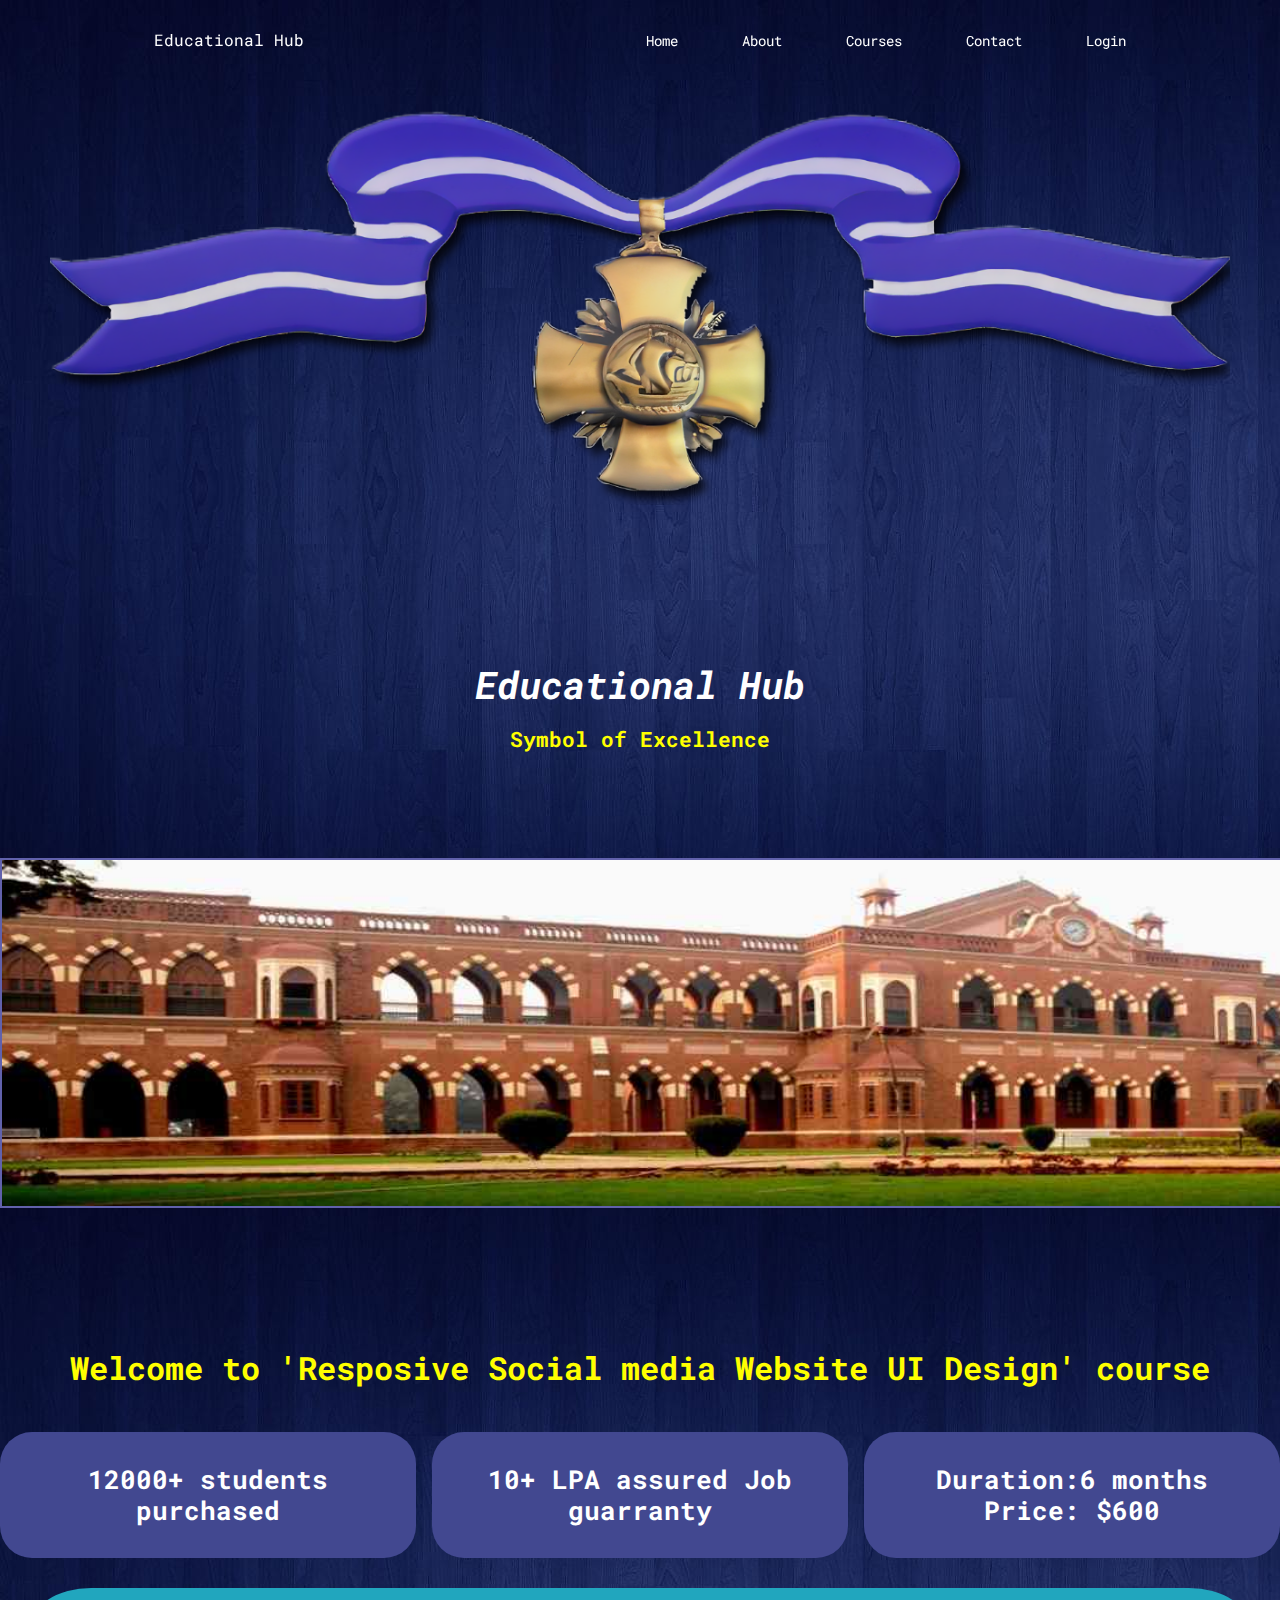
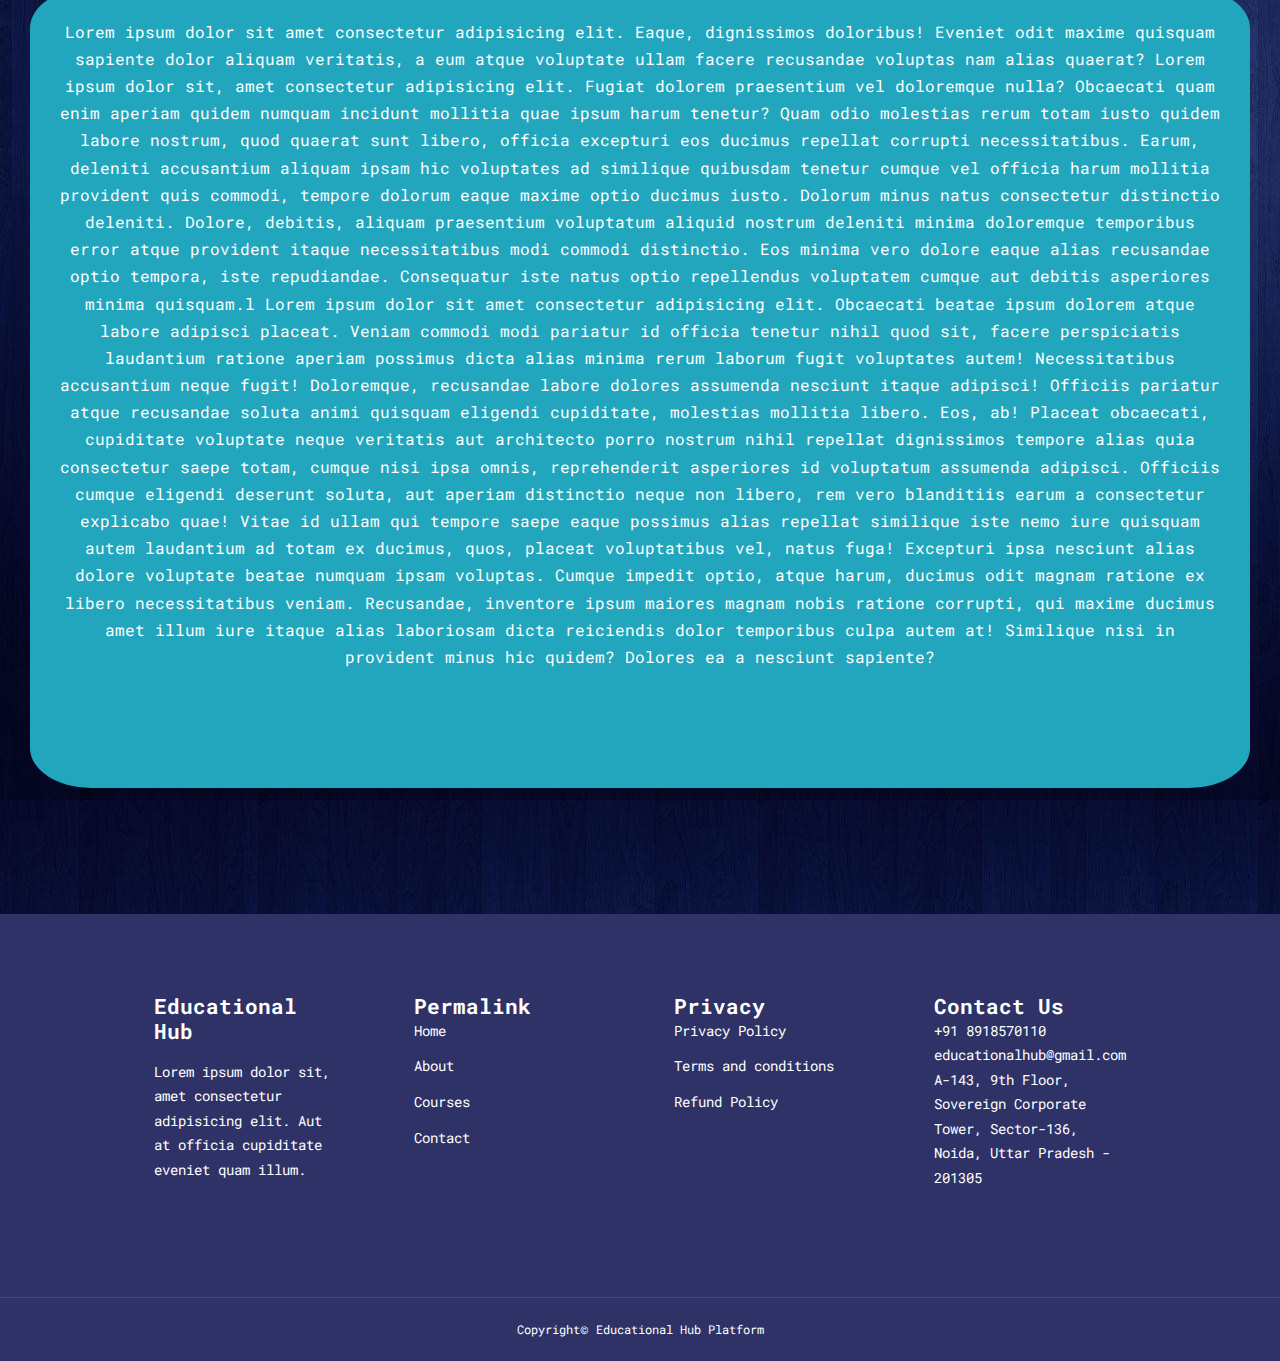
<file: learnCourse.html>
<!DOCTYPE html>
<html lang="en">

<head>
    <meta charset="UTF-8">
    <meta http-equiv="X-UA-Compatible" content="IE=edge">
    <meta name="viewport" content="width=device-width, initial-scale=1.0">
    <title>UI/ UX</title>
    <link rel="stylesheet" href="style.css">

    <!-- for Icon -->
    <link rel="stylesheet" href="https://unicons.iconscout.com/release/v4.0.0/css/line.css">

    <!-- Google fonts -->
    <link rel="preconnect" href="https://fonts.googleapis.com">
    <link rel="preconnect" href="https://fonts.gstatic.com" crossorigin>
    <link
        href="https://fonts.googleapis.com/css2?family=Roboto+Mono:ital,wght@0,100;0,200;0,300;0,400;0,500;0,600;0,700;1,100;1,200;1,300;1,400;1,500;1,600;1,700&display=swap"
        rel="stylesheet">

    <style>
        body {
            background-image: url(texture.jfif);
        }

        main {
            text-align: center;
        }

        #logo {
            margin: 50px;
            margin-top: 100px;
        }
        h1{
            font-style: italic;
            font-weight: bolder;
        }
        #UI h4 {
            margin: 45px;
            color: yellow;
            font-size: xx-large;
        }

        #name h4{
            color: yellow;
            margin: 10px;
        }
        h1{
            width: 500px;
            padding: 10px;
            margin: auto;
        }
        #name h1:hover{
            border: 2px solid rgb(72, 13, 143);
            border-radius: 50%;
            background-color: rgb(116, 91, 236);
            color: aquamarine;
            
        }

        #content {
            background-color: rgb(33, 166, 190);
            height: 800px;
            padding: 30px;
            margin: 30px;
            border-radius: 5%;
        }

        #institute {
            width: 1520px;
            height: 350px;
            border: 2px double rgb(97, 97, 171);
            background-image: url(building.jpg);
            background-repeat: no-repeat;
            background-size: cover;
        }
    </style>
</head>

<body>
    <main>
        <nav>
            <div class="container nav__container">
                <a href="index.html" target="_blank">Educational Hub</a>
                <ul class="nav__menu">
                    <li><a href="index.html">Home</a></li>
                    <li><a href="about.html">About</a></li>
                    <li><a href="courses.html">Courses</a></li>
                    <li><a href="contact.html">Contact</a></li>
                    <li><a href="login.html">Login</a></li>
                </ul>
                <button id="open-menu-btn"><i class="uil uil-bars"></i></button>
                <button id="close-menu-btn"><i class="uil uil-times"></i></button>
            </div>
        </nav>
        <div id="logo">
            <img src="achievements.png" alt="missing image">
        </div>
        <section id="name">
            <h1>Educational Hub</h1>
            <h4>Symbol of Excellence</h4>
        </section>
        <section id="institute">

        </section>
        <section id="UI">
            <div id="heading">
                <h4>Welcome to 'Resposive Social media Website UI Design' course</h4>
            </div>
            <div class="categories__right">
                <article class="category">
                    <h3>12000+ students purchased</h3>
                </article>
                <article class="category">
                    <h3>10+ LPA assured Job guarranty</h3>
                </article>
                <article class="category">
                    <h3>Duration:6 months</h3>
                    <h3>Price: $600</h3>
                </article>
            </div>
            <div id="content">
                <p>Lorem ipsum dolor sit amet consectetur adipisicing elit. Eaque, dignissimos doloribus! Eveniet odit
                    maxime quisquam sapiente dolor aliquam veritatis, a eum atque voluptate ullam facere recusandae
                    voluptas
                    nam alias quaerat? Lorem ipsum dolor sit, amet consectetur adipisicing elit. Fugiat dolorem
                    praesentium vel doloremque nulla? Obcaecati quam enim aperiam quidem numquam incidunt mollitia quae
                    ipsum harum tenetur? Quam odio molestias rerum totam iusto quidem labore nostrum, quod quaerat sunt
                    libero, officia excepturi eos ducimus repellat corrupti necessitatibus. Earum, deleniti accusantium
                    aliquam ipsam hic voluptates ad similique quibusdam tenetur cumque vel officia harum mollitia
                    provident quis commodi, tempore dolorum eaque maxime optio ducimus iusto. Dolorum minus natus
                    consectetur distinctio deleniti. Dolore, debitis, aliquam praesentium voluptatum aliquid nostrum
                    deleniti minima doloremque temporibus error atque provident itaque necessitatibus modi commodi
                    distinctio. Eos minima vero dolore eaque alias recusandae optio tempora, iste repudiandae.
                    Consequatur iste natus optio repellendus voluptatem cumque aut debitis asperiores minima quisquam.l
                    Lorem ipsum dolor sit amet consectetur adipisicing elit. Obcaecati beatae ipsum dolorem atque labore
                    adipisci placeat. Veniam commodi modi pariatur id officia tenetur nihil quod sit, facere
                    perspiciatis laudantium ratione aperiam possimus dicta alias minima rerum laborum fugit voluptates
                    autem! Necessitatibus accusantium neque fugit! Doloremque, recusandae labore dolores assumenda
                    nesciunt itaque adipisci! Officiis pariatur atque recusandae soluta animi quisquam eligendi
                    cupiditate, molestias mollitia libero. Eos, ab! Placeat obcaecati, cupiditate voluptate neque
                    veritatis aut architecto porro nostrum nihil repellat dignissimos tempore alias quia consectetur
                    saepe totam, cumque nisi ipsa omnis, reprehenderit asperiores id voluptatum assumenda adipisci.
                    Officiis cumque eligendi deserunt soluta, aut aperiam distinctio neque non libero, rem vero
                    blanditiis earum a consectetur explicabo quae! Vitae id ullam qui tempore saepe eaque possimus alias
                    repellat similique iste nemo iure quisquam autem laudantium ad totam ex ducimus, quos, placeat
                    voluptatibus vel, natus fuga! Excepturi ipsa nesciunt alias dolore voluptate beatae numquam ipsam
                    voluptas. Cumque impedit optio, atque harum, ducimus odit magnam ratione ex libero necessitatibus
                    veniam. Recusandae, inventore ipsum maiores magnam nobis ratione corrupti, qui maxime ducimus amet
                    illum iure itaque alias laboriosam dicta reiciendis dolor temporibus culpa autem at! Similique nisi
                    in provident minus hic quidem? Dolores ea a nesciunt sapiente?</p>
            </div>
        </section>
    </main>
    <footer>
        <div class="container footer__container">
            <div class="footer__1">
                <a href="index.html" class="footer__logo">
                    <h4>Educational Hub</h4>
                </a>
                <p>
                    Lorem ipsum dolor sit, amet consectetur adipisicing elit. Aut at officia cupiditate eveniet quam
                    illum.
                </p>
            </div>

            <div class="footer__2">
                <h4>Permalink</h4>
                <ul class="permalinks">
                    <li><a href="index.html">Home</a></li>
                    <li><a href="about.html">About</a></li>
                    <li><a href="courses.html">Courses</a></li>
                    <li><a href="contact.html">Contact</a></li>
                </ul>
            </div>

            <div class="footer__3">
                <h4>Privacy</h4>
                <ul class="privacy">
                    <li><a href="#">Privacy Policy</a></li>
                    <li><a href="#">Terms and conditions</a></li>
                    <li><a href="#">Refund Policy</a></li>
                </ul>
            </div>

            <div class="footer__4">
                <h4>Contact Us</h4>
                <div>
                    <p><i class="uil uil-phone-alt"></i>+91 8918570110</p>
                    <p><i class="uil uil-envelope"></i>educationalhub@gmail.com</p>
                    <p><i class="uil uil-location-pin-alt"></i>A-143, 9th Floor, Sovereign Corporate Tower, Sector-136,
                        Noida, Uttar Pradesh - 201305</p>
                </div>
                <ul class="footer__socials">
                    <li>
                        <a href="#"><i class="uil uil-facebook"></i></a>
                        <a href="#"><i class="uil uil-instagram-alt"></i></a>
                        <a href="#"><i class="uil uil-twitter"></i></a>
                        <a href="#"><i class="uil uil-linkedin"></i></a>
                    </li>
                </ul>
            </div>
        </div>
        <div class="footer__copyright">
            <small>Copyright</small>&copy; <small>Educational Hub Platform</small>
        </div>
    </footer>
</body>
<script src="main.js"></script>

</html>
</file>
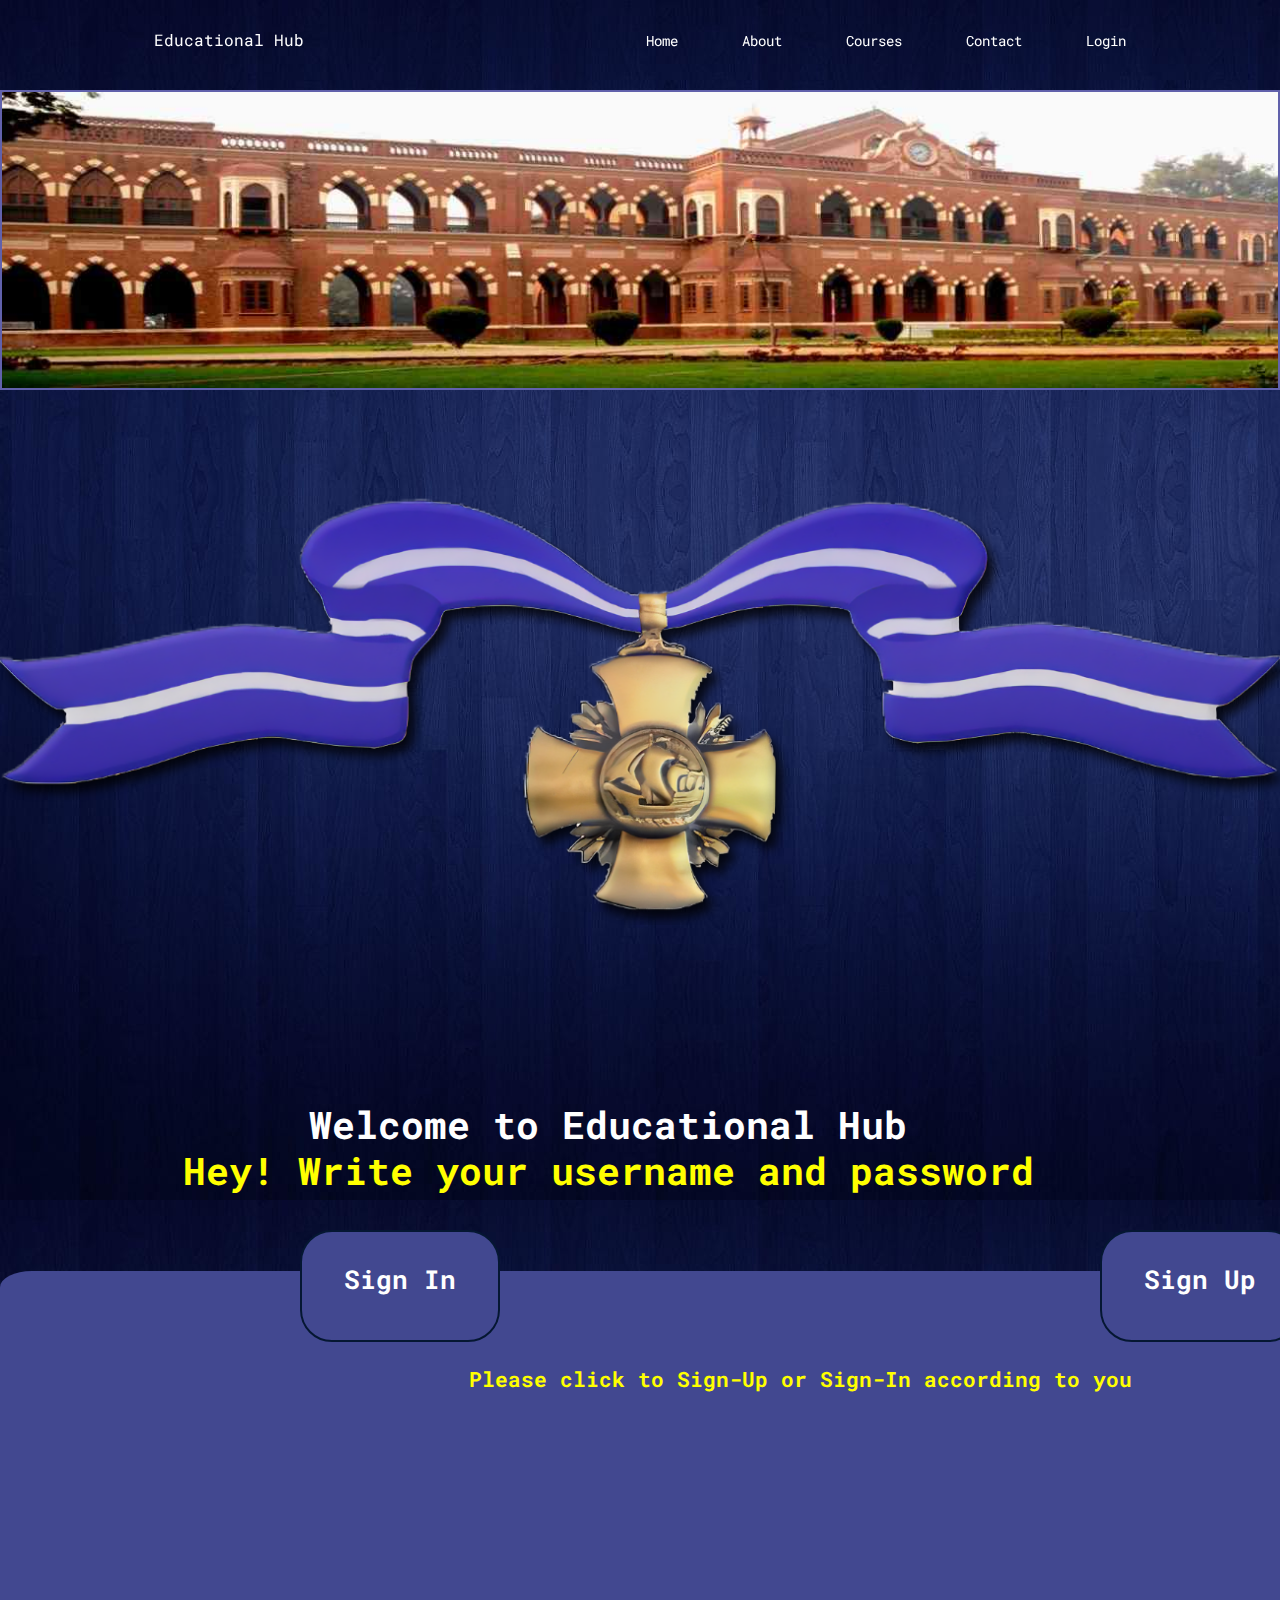
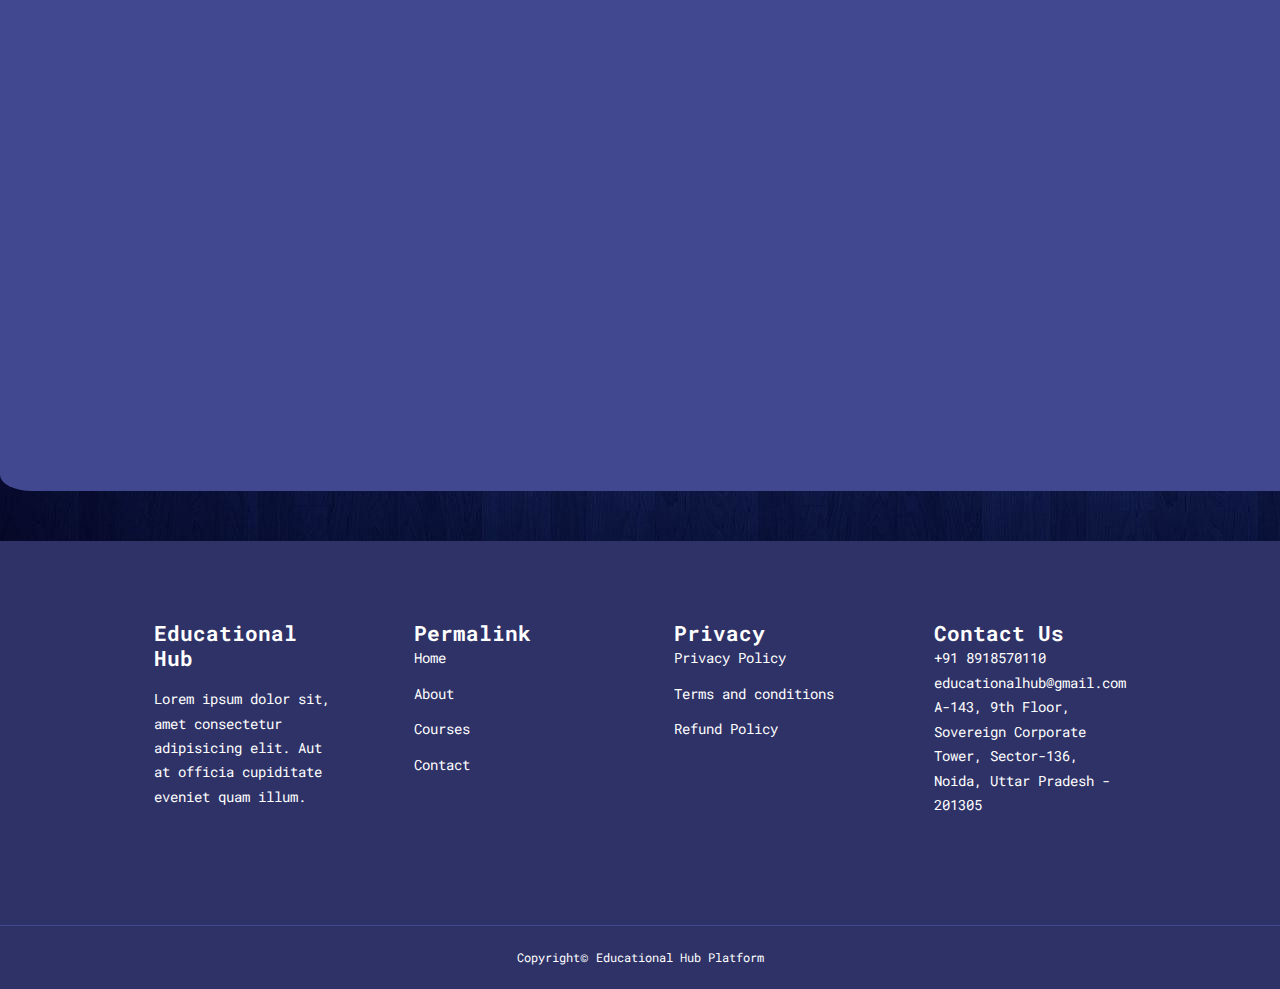
<file: login.html>
<!DOCTYPE html>
<html lang="en">

<head>
    <meta charset="UTF-8">
    <meta http-equiv="X-UA-Compatible" content="IE=edge">
    <meta name="viewport" content="width=device-width, initial-scale=1.0">
    <title>Login</title>
    <link rel="stylesheet" href="login.css">
    <link rel="stylesheet" href="style.css">
    <!-- bootstrap -->
    <!-- <link href="https://cdn.jsdelivr.net/npm/bootstrap@5.3.0-alpha1/dist/css/bootstrap.min.css" rel="stylesheet" integrity="sha384-GLhlTQ8iRABdZLl6O3oVMWSktQOp6b7In1Zl3/Jr59b6EGGoI1aFkw7cmDA6j6gD" crossorigin="anonymous"> -->

    <!-- for Icon -->
    <link rel="stylesheet" href="https://unicons.iconscout.com/release/v4.0.0/css/line.css">

    <!-- Google fonts -->
    <link rel="preconnect" href="https://fonts.googleapis.com">
    <link rel="preconnect" href="https://fonts.gstatic.com" crossorigin>
    <link
        href="https://fonts.googleapis.com/css2?family=Roboto+Mono:ital,wght@0,100;0,200;0,300;0,400;0,500;0,600;0,700;1,100;1,200;1,300;1,400;1,500;1,600;1,700&display=swap"
        rel="stylesheet">
    <style>
        body {
            background-image: url(texture.jfif);
        }
        header{
            width: 95%;
            height: 170px;
        }
        #institute {
            margin-top: 90px;
            width: 100%;
            height: 300px;
            border: 2px double rgb(97, 97, 171);
            background-image: url(building.jpg);
            background-repeat: no-repeat;
            background-size: cover;
            padding: 2px;
        }
    </style>
</head>

<body>
    <nav>
        <div class="container nav__container">
            <a href="index.php" target="_blank">Educational Hub</a>
            <ul class="nav__menu">
                <li><a href="index.php">Home</a></li>
                <li><a href="about.php">About</a></li>
                <li><a href="courses.php">Courses</a></li>
                <li><a href="contact.php">Contact</a></li>
                <li><a href="login.php">Login</a></li>
            </ul>
            <button id="open-menu-btn"><i class="uil uil-bars"></i></button>
            <button id="close-menu-btn"><i class="uil uil-times"></i></button>
        </div>
    </nav>
    <section id="institute">

    </section>
    <section id="logo">
        <img src="achievements.png">
    </section>
    <header>
        <div id="welcome">
            <h1>Welcome to Educational Hub</h1>
            <h1 style="color: yellow;">Hey! Write your username and password</h1>
        </div>
    </header>
    <main>
        <section id="login">
            <div id="checkbox">
                <article id="btn1" class="category">
                    <h3>Sign In</h3>
                </article>
                <article id="btn2" class="category">
                    <h3>Sign Up</h3>
                </article>
            </div>
            <div id="int">
                <h4 style="width: 680px; margin: auto; color: yellow;">
                    Please click to Sign-Up or Sign-In according to you
                </h4>
            </div>
            <div id="signup">
                <input type="text" name="name" id="name" placeholder="Enter your Username">
                <input type="password" name="pass1" id="pass1" placeholder="Enter your Password">
                <div class="bttn">
                    <button type="reset">Reset now</button>
                    <button type="submit">Submit now</button>
                </div>
            </div>
            <div id="signin">
                <form action="signin.php" method="post">
                    <input type="text" name="first_name" id="firstname" placeholder="Enter your First name">
                    <input type="text" name="last_name" id="lastname" placeholder="Enter your Last name">
                    <input type="text" name="father_name" id="fname" placeholder="Enter your Father name">
                    <input type="text" name="mother_name" id="mname" placeholder="Enter your Mother name">
                    <input type="email" name="email" id="email" placeholder="Enter your Email address">
                    <input type="text" name="username" id="username" placeholder="Enter your unique Username">
                    <input type="password" name="pass2" id="pass2" placeholder="Enter your Password">
                    <input type="password" name="pass3" id="pass3" placeholder="Confirm your Password">
                    <div class="bttn">
                        <button type="reset">Reset now</button>
                        <button type="submit">Submit now</button>
                    </div>
                </form>
            </div>
        </section>
    </main>
    <footer>
        <div class="container footer__container">
            <div class="footer__1">
                <a href="index.php" class="footer__logo">
                    <h4>Educational Hub</h4>
                </a>
                <p>
                    Lorem ipsum dolor sit, amet consectetur adipisicing elit. Aut at officia cupiditate eveniet quam
                    illum.
                </p>
            </div>
            <div class="footer__2">
                <h4>Permalink</h4>
                <ul class="permalinks">
                    <li><a href="index.php">Home</a></li>
                    <li><a href="about.php">About</a></li>
                    <li><a href="courses.php">Courses</a></li>
                    <li><a href="contact.php">Contact</a></li>
                </ul>
            </div>
            <div class="footer__3">
                <h4>Privacy</h4>
                <ul class="privacy">
                    <li><a href="#">Privacy Policy</a></li>
                    <li><a href="#">Terms and conditions</a></li>
                    <li><a href="#">Refund Policy</a></li>
                </ul>
            </div>
            <div class="footer__4">
                <h4>Contact Us</h4>
                <div>
                    <p><i class="uil uil-phone-alt"></i>+91 8918570110</p>
                    <p><i class="uil uil-envelope"></i>educationalhub@gmail.com</p>
                    <p><i class="uil uil-location-pin-alt"></i>A-143, 9th Floor, Sovereign Corporate Tower, Sector-136,
                        Noida, Uttar Pradesh - 201305</p>
                </div>
                <ul class="footer__socials">
                    <li>
                        <a href="#"><i class="uil uil-facebook"></i></a>
                        <a href="#"><i class="uil uil-instagram-alt"></i></a>
                        <a href="#"><i class="uil uil-twitter"></i></a>
                        <a href="#"><i class="uil uil-linkedin"></i></a>
                    </li>
                </ul>
            </div>
        </div>
        <div class="footer__copyright">
            <small>Copyright</small>&copy; <small>Educational Hub Platform</small>
        </div>
    </footer>
    <script src="main.js"></script>
    <!-- bootstrap javascript -->
    <!-- <script src="https://cdn.jsdelivr.net/npm/@popperjs/core@2.11.6/dist/umd/popper.min.js"
        integrity="sha384-oBqDVmMz9ATKxIep9tiCxS/Z9fNfEXiDAYTujMAeBAsjFuCZSmKbSSUnQlmh/jp3"
        crossorigin="anonymous"></script>
    <script src="https://cdn.jsdelivr.net/npm/bootstrap@5.3.0-alpha1/dist/js/bootstrap.min.js"
        integrity="sha384-mQ93GR66B00ZXjt0YO5KlohRA5SY2XofN4zfuZxLkoj1gXtW8ANNCe9d5Y3eG5eD"
        crossorigin="anonymous"></script> -->
    <script>
        document.getElementById('btn1').addEventListener("click", () => {
            document.getElementById('signin').style.display = "block";
            document.getElementById('signup').style.display = "none";
            document.getElementById('int').style.display = "none";
        })
        document.getElementById('btn2').addEventListener("click", () => {
            document.getElementById('signup').style.display = "block";
            document.getElementById('signin').style.display = "none";
            document.getElementById('int').style.display = "none";
        })
    </script>
</body>

</html>
</file>
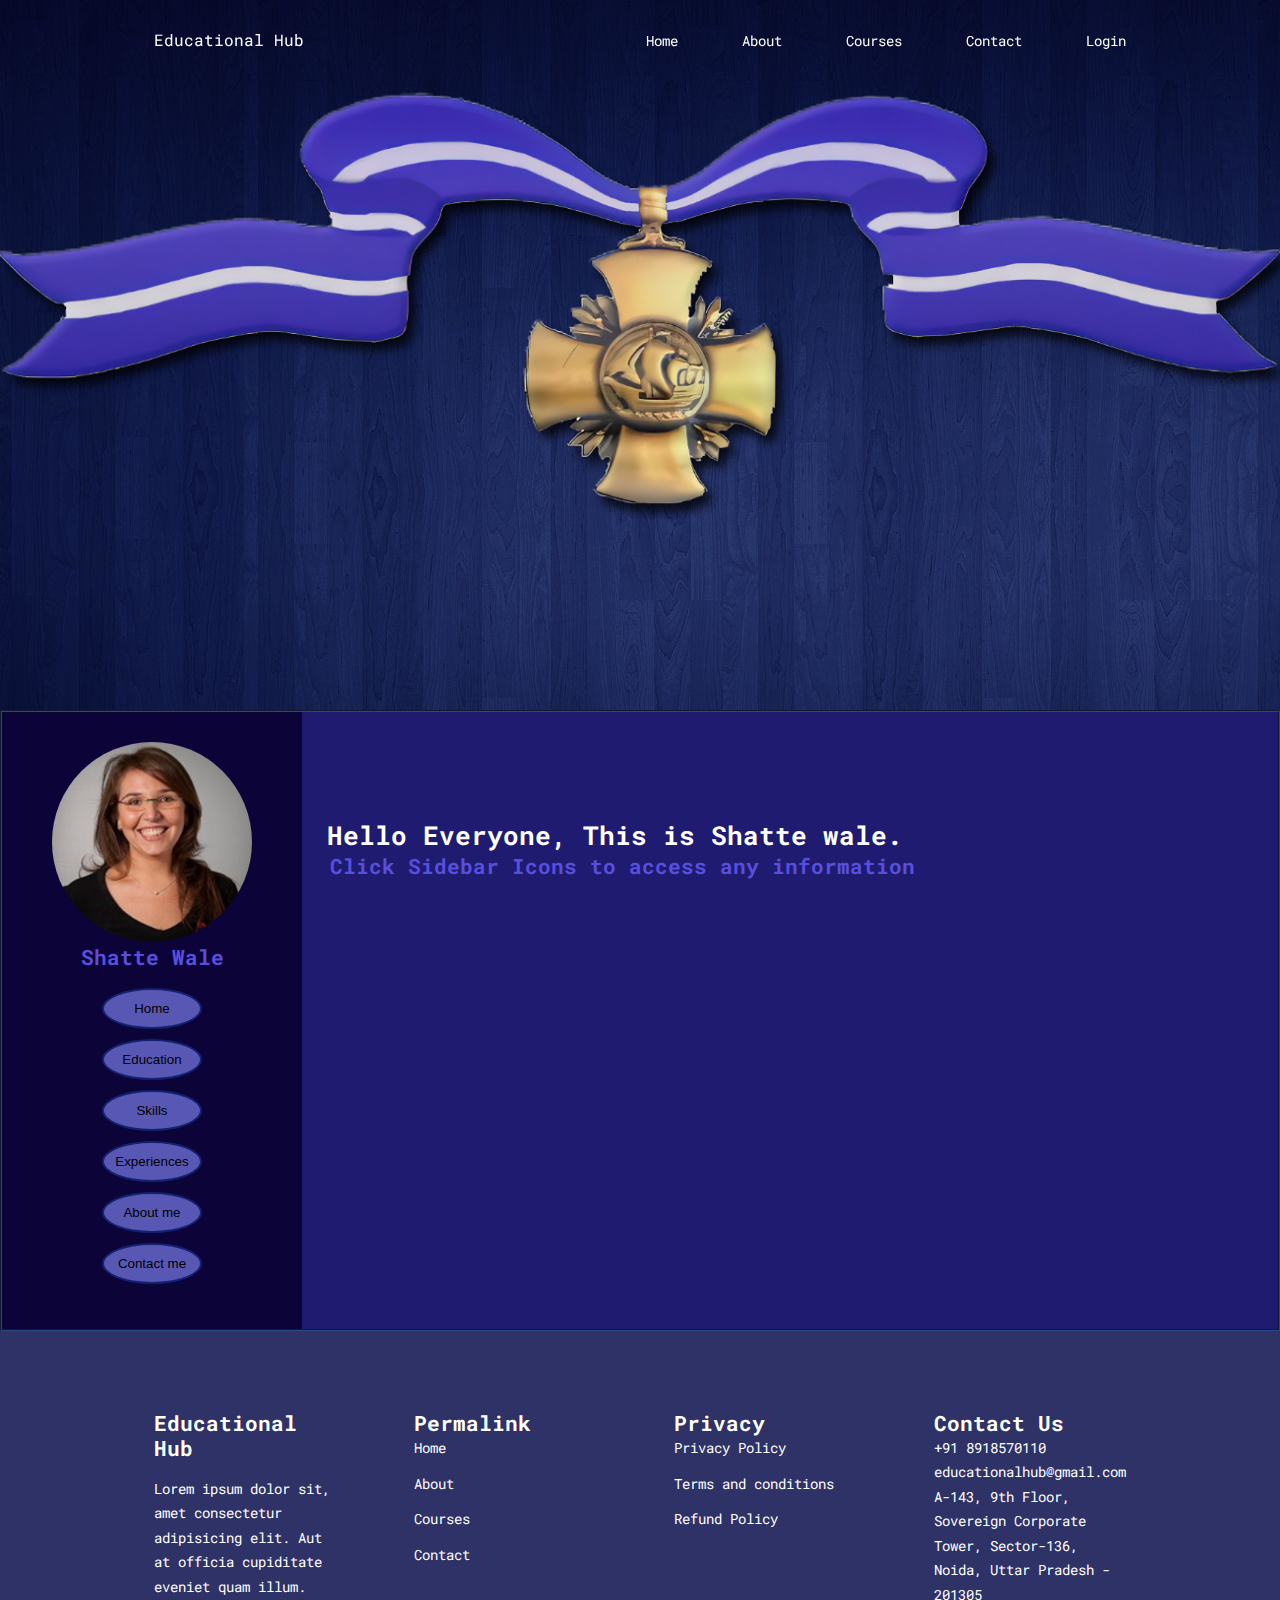
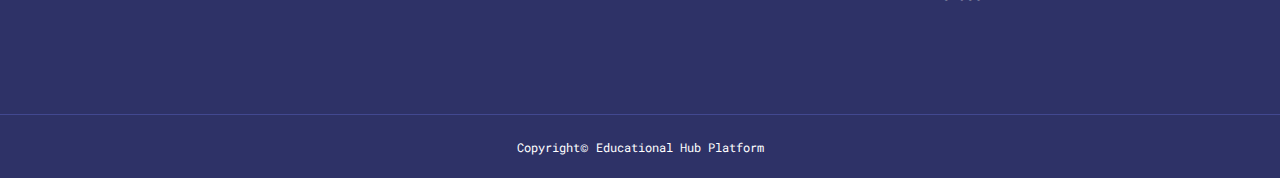
<file: portfolio.html>
<!DOCTYPE html>
<html lang="en">

<head>
    <meta charset="UTF-8">
    <meta http-equiv="X-UA-Compatible" content="IE=edge">
    <meta name="viewport" content="width=device-width, initial-scale=1.0">
    <title>Shatta Wale</title>
    <link rel="stylesheet" href="style.css">
    <link rel="stylesheet" href="portfolio.css">

    <!-- for Icon -->
    <link rel="stylesheet" href="https://unicons.iconscout.com/release/v4.0.0/css/line.css">

    <!-- Google fonts -->
    <link rel="preconnect" href="https://fonts.googleapis.com">
    <link rel="preconnect" href="https://fonts.gstatic.com" crossorigin>
    <link
        href="https://fonts.googleapis.com/css2?family=Roboto+Mono:ital,wght@0,100;0,200;0,300;0,400;0,500;0,600;0,700;1,100;1,200;1,300;1,400;1,500;1,600;1,700&display=swap"
        rel="stylesheet">

</head>

<body>
    <header>
        <nav>
            <div class="container nav__container">
                <a href="index.html" target="_blank">Educational Hub</a>
                <ul class="nav__menu">
                    <li><a href="index.html">Home</a></li>
                    <li><a href="about.html">About</a></li>
                    <li><a href="courses.html">Courses</a></li>
                    <li><a href="contact.html">Contact</a></li>
                    <li><a href="login.html">Login</a></li>
                </ul>
                <button id="open-menu-btn"><i class="uil uil-bars"></i></button>
                <button id="close-menu-btn"><i class="uil uil-times"></i></button>
            </div>
        </nav>
        <img src="achievements.png" alt="Missing content">
        <br><br>
    </header>
    <main>
        <section id="profile_all">
            <div class="profile">
                <img src="person2.jpg" alt="Missing person">
                <h4>Shatte Wale</h4>
            </div>
            <div id="links">
                <button type="button" id="btn1">Home</button>
                <button type="button" id="btn2">Education</button>
                <button type="button" id="btn3">Skills</button>
                <button type="button" id="btn4">Experiences</button>
                <button type="button" id="btn5">About me</button>
                <button type="button" id="btn6">Contact me</button>
            </div>
        </section>

        <section id="info">
            <div class="profile_nav" id="start">
                <h3>Hello Everyone, This is Shatte wale.</h3>
                <h4>Click Sidebar Icons to access any information</h4>
            </div>
            <!-- <div class="profile_nav" id="home">
                <h4>Introduction</h4>
                <p>Lorem ipsum dolor sit amet consectetur, adipisicing elit. Sint rerum earum repudiandae possimus,
                    totam quisquam quam repellat? Saepe asperiores voluptatum veritatis a. Porro optio eos natus illo
                    minus? Provident, pariatur?</p>
            </div>
            <div class="profile_nav" id="education">
                <h4>Eduaction</h4>
                <p>Lorem ipsum, dolor sit amet consectetur adipisicing elit. Fugiat ratione tenetur architecto totam non
                    magnam quos temporibus, explicabo perspiciatis cupiditate placeat dicta id expedita illo a ullam
                    inventore fuga sit.</p>
            </div>
            <div class="profile_nav" id="skills">
                <h4>Skills</h4>
                <p>Lorem ipsum, dolor sit amet consectetur adipisicing elit. Fugiat ratione tenetur architecto totam non
                    magnam quos temporibus, explicabo perspiciatis cupiditate placeat dicta id expedita illo a ullam
                    inventore fuga sit.</p>
            </div>
            <div class="profile_nav" id="experience">
                <h4>Experience</h4>
                <pre>    1. 7 years of experience as Software Engineer (SDE) II at Amazon (jun 1996 - aug 2003)
    2. 5 years of experience as Product Manager at Amazon (sept 2003 - oct 2008) 
                </pre>
            </div>
            <div class="profile_nav" id="about">
                <h4>About me</h4>
                <p>Lorem ipsum, dolor sit amet consectetur adipisicing elit. Fugiat ratione tenetur architecto totam non
                    magnam quos temporibus, explicabo perspiciatis cupiditate placeat dicta id expedita illo a ullam
                    inventore fuga sit.</p>
            </div>
            <div class="profile_nav" id="contact">
                <h4>Contact me</h4>
                <p>Lorem ipsum, dolor sit amet consectetur adipisicing elit. Fugiat ratione tenetur architecto totam non
                    magnam quos temporibus, explicabo perspiciatis cupiditate placeat dicta id expedita illo a ullam
                    inventore fuga sit.</p>
            </div> -->
        </section>
    </main>
    <footer>
        <div class="container footer__container">
            <div class="footer__1">
                <a href="index.html" class="footer__logo">
                    <h4>Educational Hub</h4>
                </a>
                <p>
                    Lorem ipsum dolor sit, amet consectetur adipisicing elit. Aut at officia cupiditate eveniet quam
                    illum.
                </p>
            </div>

            <div class="footer__2">
                <h4>Permalink</h4>
                <ul class="permalinks">
                    <li><a href="index.html">Home</a></li>
                    <li><a href="about.html">About</a></li>
                    <li><a href="courses.html">Courses</a></li>
                    <li><a href="contact.html">Contact</a></li>
                </ul>
            </div>

            <div class="footer__3">
                <h4>Privacy</h4>
                <ul class="privacy">
                    <li><a href="#">Privacy Policy</a></li>
                    <li><a href="#">Terms and conditions</a></li>
                    <li><a href="#">Refund Policy</a></li>
                </ul>
            </div>

            <div class="footer__4">
                <h4>Contact Us</h4>
                <div>
                    <p><i class="uil uil-phone-alt"></i>+91 8918570110</p>
                    <p><i class="uil uil-envelope"></i>educationalhub@gmail.com</p>
                    <p><i class="uil uil-location-pin-alt"></i>A-143, 9th Floor, Sovereign Corporate Tower, Sector-136,
                        Noida, Uttar Pradesh - 201305</p>
                </div>
                <ul class="footer__socials">
                    <li>
                        <a href="#"><i class="uil uil-facebook"></i></a>
                        <a href="#"><i class="uil uil-instagram-alt"></i></a>
                        <a href="#"><i class="uil uil-twitter"></i></a>
                        <a href="#"><i class="uil uil-linkedin"></i></a>
                    </li>
                </ul>
            </div>
        </div>
        <div class="footer__copyright">
            <small>Copyright</small>&copy; <small>Educational Hub Platform</small>
        </div>
    </footer>



    <script src="portfolio.js"></script>
    <script src="main.js"></script>

</body>

</html>
</file>
<file: style.css>
*{
    margin:0;
    padding: 0;
    border: 0;
    outline: 0;
    list-style: none;
    text-decoration: none;
    box-sizing: border-box;
}

:root{
    --color-primary: #6c63ff;
    --color-success: #00bf8e;
    --color-warning: #f7c94b;
    --color-danger: #f75842;
    --color-danger-variant: rgba(247,88,66,0.4);
    --color-white: #fff;
    --color-light: rgba(255,255,255,0.7);
    --color-black: #000;
    --color-bg: #181a23;
    --color-bg1: #2e3267;
    --color-bg2: #424890;
    
    --container-width-lg: 76%;
    --container-width-md: 90%;
    --container-width-sm: 94%;

    --transition: all 400ms ease;
}

body{
    font-family: 'Roboto Mono', monospace;
    line-height: 1.7;
    color: var(--color-white);
    background: var(--color-bg);
}

.container{
    width: var(--container-width-lg);
    margin: 0 auto;

}

section{
    padding:6rem 0;
}

section h2{
    text-align: center;
    margin-bottom: 4rem;
}

h1,h2,h3,h4,h5{
    line-height: 1.2;
}

h1{
    font-size: 2.4rem;
}
h2{
    font-size: 2rem;
}
h3{
    font-size: 1.6rem;
}
h4{
    font-size: 1.3rem;
}

a{
    color: var(--color-white);
}

img{
    width: 100%;
    display: block;
    object-fit: cover;
}

.btn{
    display: inline-block;
    background: var(--color-white);
    color: var(--color-black);
    padding: 1rem 2rem;
    border: 1px solid transparent;
    font-weight: 500;
    /* transition: var(--transition); */
    transition: all 1.2s;
}

.btn:hover{
    background: transparent;
    color: var(--color-bg);
    border-color: var(--color-white);
    background-color: var(--color-success);

}

.btn-primary{
    background: var(--color-danger);
    color: var(--color-white);
}

/*                    NavBar                */

nav{
    background: transparent;
    width: 100vw;
    height: 5rem;
    position: fixed;
    top: 0;
    z-index: 11;
}

.window-scroll{
    background: var(--color-primary);
    box-shadow: 0 1rem 2rem rgba(0,0,0,0.2);
}

.nav__container{
    height: 100%;
    display: flex;
    justify-content: space-between;
    align-items: center;
}

nav button{
    display: none;
}

.nav__menu{
    display: flex;
    align-items: center;
    gap: 4rem;
}

.nav__menu a{
    font-size: 0.9rem;
    transition: all 1.2s;
}

.nav__menu a:hover{
    font-size: 1.1rem;
    color: var(--color-success);
    opacity: 0.7;
    width: 1.2rem;
}

#imglogo, .nav__menu li{
    transition: all 1.3s;
}

#imglogo:hover,
.nav__menu li:hover{
    opacity: 0.6;
    rotate: calc(360deg);
}

 /*          Header            */

header{
    position: relative;
    top: 5rem;
    height: 70vh;
    margin-bottom: 5rem;
}

.header__container{
    display: grid;
    grid-template-columns: 1fr 1fr;
    align-items: center;
    gap: 5rem;
    height: 100%;
}

.header__left p{
    margin: 1rem 0 2.4rem;
}
.header_right-image{
    transition: 2s;
}
.header_right-image:hover{
    opacity: 0.6;
}


/*          Categories         */

.categories{
    background: var(--color-bg1);
    height: 35rem;
}

.cotegories h1{
    margin-bottom: 3rem;
}

.categories__container{
    display: grid;
    grid-template-columns: 40% 60%;
}


.categories__left p{
    margin: 1rem 0 3rem;
}

.categories__left{
    margin-right: 4rem;
}

.categories__right{
    display: grid;
    grid-template-columns: repeat(3, 1fr);
    gap: 1rem;
}

.category{
    background: var(--color-bg2);
    padding: 2rem;
    border-radius: 2rem;
    /* transition: var(--transition); */
    transition: all 2s;
}

.category:hover{
    box-shadow: 0 3rem 3rem rgba(0,0,0,0.3);
    z-index: 1;
    background-color: rgb(205, 154, 60);
    color: #000;
}

.category__icon{
    background: var(--color-success);
    padding: 0.7rem;
    border-radius: 0.9rem;
}

.category h5{
    margin: 2rem 0 1rem;
}

.category p{
    font-size: 0.85rem;
}


/*        Popular courses      */

.courses{
    margin-top: -3rem;
}

.courses__container{
    display: grid;
    grid-template-columns: repeat(3, 1fr);
    gap: 2rem;
}

.course{
    background: var(--color-bg1);
    text-align: center;
    border: 1px solid transparent;
    transition: all 2s;
}

.course:hover{
    background: transparent;
    border-color: var(--color-primary);
    background-color: rgb(205, 154, 60);
    color: #000;
}

.course__info{
    padding: 2rem;
}

.course__info p{
    margin: 1.2rem 0 2rem;
    font-size: 0.9rem;
}

/*                    FAQs                */

.faqs{
    background: var(--color-bg1);
    box-shadow: inset 0 0 3rem rgba(0,0,0,0.5);
}

.faqs__container{
    display: grid;
    grid-template-columns: 1fr 1fr;
    gap: 1rem;
}

.faq{
    padding: 2rem;
    display: flex;
    align-items: center;
    gap: 1.4rem;
    height: fit-content;
    background: var(--color-primary);
    cursor: pointer;
    box-shadow: inset 0 0 3rem rgba(0,0,0,0.5);
}

.faq h4{
    font-size: 1rem;
    line-height: 2.2;
}

.faq__icon{
    align-self: flex-start;
    font-size: 1.2rem;
}

.faq p{
    margin-top: 0.8rem;
}

/*             Testimonials            */

.testimonials__container{
    overflow-x: hidden;
    position: relative;
    margin-bottom: 5rem;
}

.testimonial{
    padding-top: 2rem;
}

.avatar{
    width: 6rem;
    height: 6rem;
    border-radius: 50%;
    overflow: hidden;
    margin: 0 auto 1rem;
    border: 1rem solid var(--color-bg1);
}

.testimonial__info{
    text-align: center;
}

.testimonial__body{
    background: var(--color-primary);
    padding: 2rem;
    margin-top: 3rem;
    position: relative;
}


/*        Footer        */

footer{
    background: var(--color-bg1);
    padding-top: 5rem;
    font-size: 0.9rem;
}

.footer__container{
    display: grid;
    grid-template-columns: repeat(4,1fr);
    gap: 5rem;
}

.footer__1 p{
    margin: 1rem 0 2rem;
}

footer ul li{
    margin-bottom: 0.7rem;
}

footer ul li a:hover{
    text-decoration: underline;
}

.footer__socials{
    display: flex;
    gap: 1rem;
    font-size: 1.2rem;
    margin-top: 2rem;
}

.footer__copyright{
    text-align: center;
    margin-top: 4rem;
    padding: 1.2rem 0;
    border-top: 1px solid var(--color-bg2);
}


.footer__4 a:hover{
    padding: 1px;
    border-radius: 40%;
    background-color: #00bf8e;
}


/*           MEDIA QUERY FOR Tablet       */

 /* @media screen and(max-width: 1024px){
    .container{
        width: var(--container-width-md)
    }

 h1{
    font-size: 2.2rem;
 }
 h2{
    font-size: 1.7rem;
 }
 h3{
    font-size: 1.4rem;
 }
 h4{
    font-size: 1.2rem;
 } */

  /* navbar */

  /* nav button{
    display:inline-block;
    background: transparent;
    font-size: 1.8rem;
    color: var(--color-white);
    cursor: pointer;
  }

  nav button#close-menu-btn{
    display: none;
  }

  .nav__menu{
    position: fixed;
    top: 5rem;
    right: 5%;
    height: fit-content;
    width: 18rem;
    flex-direction: column;
    gap: 0;
    display: none;
  }
  .nav__menu li{
    width: 100%;
    height: 5.8rem;
    animation: animateNavItems 500ms linear forwards;
    transform-origin: top right;
    opacity: 0;
  }
  .nav__menu li:nth-child(2){
    animation-delay: 600ms;
  }
  .nav__menu li:nth-child(3){
    animation-delay: 700ms;
  }
  .nav__menu li:nth-child(4){
    animation-delay: 800ms;
  }
  @keyframes animateNavItems {
    0%{
        transform: rotateZ(-90deg);
    }
    100%{
        transform: rotateZ(0);
        opacity: 1;
    }
  }
  .nav__menu li a{
    background: var(--color-primary);
    box-shadow: -4rem 6rem 10rem rgba(0,0,0,0.6);
    width: 100%;
    height: 100%;
    display: grid;
    place-items: center;
  }

  .nav__menu li a:hover{
    background: var(--color-bg2);
    color: var(--color-white);
  } */

  /*     HEADER     */
  /* header{
    height: 52vh;
    margin-bottom: 4rem;
  }

  .header__container{
    gap: 0;
    padding-bottom: 3rem;
  } */

  /* categories */
  /* .categories{
    height: auto;
  }
  .categories__container{
    grid-template-columns: 1fr;
    gap: 3rem;
  }
  .categories__left{
    margin-right: 0;
  } */
  /*     Popular courses      */
  /* .courses{
    margin-top: 0;
  }
  .courses__container{
    grid-template-columns: 1fr 1fr;
  } */

  /*       FAQs      */
  /* .faqs__container{
    grid-template-columns: 1fr;
  }
  .faq{
    padding: 1.5rem;
  } */
  /*     FOOTER      */
  /* .footer__container{
    grid-template-columns: 1fr 1fr;
  }
} */

/*           MEDIA QUERY FOR Mobile       */

/* @media screen and (max-width: 600px){
    .container{
        width: var(--container-width-sm);
    } */
    /* navbar */
    /* .nav__menu{
        right: 3%;
    } */
    /* HEADER */
    /* header{
        height: 100vh;
    }
    .header__container{
        grid-template-columns: 1fr;
        text-align: center;
        margin-top: 0;
    }
    .header__left p{
        margin-bottom: 1.3rem;
    } */
    /* Categories */
    /* .categories__right{
        grid-template-columns: 1fr 1fr;
        gap: 0.7rem;
    }
    .category{
        padding: 1rem;
        border-radius: 1rem;
    }
    .category__icon{
        margin-top: 4px;
        display: inline-block;
    } */
    /* Popular Course */
    /* .courses__container{
        grid-template-columns: 1fr;
    } */
    /* Testimonial */
    /* .testimonial__body{
        padding: 1.2rem;
    } */
    /* Footer */
    /* .footer__container{
        grid-template-columns: 1fr;
        text-align: center;
        gap: 2rem;
    }
    .footer__1 p{
        margin: 1rem auto;
    }
    .footer__socials{
        justify-content: center;
    }
} */
</file>
<file: about.css>
:root{
    --color-primary: #6c63ff;
    --color-success: #00bf8e;
    --color-warning: #f7c94b;
    --color-danger: #f75842;
    --color-danger-variant: rgba(247,88,66,0.4);
    --color-white: #fff;
    --color-light: rgba(255,255,255,0.7);
    --color-black: #000;
    --color-bg: #181a23;
    --color-bg1: #2e3267;
    --color-bg2: #424890;
    
    --container-width-lg: 76%;
    --container-width-md: 90%;
    --container-width-sm: 94%;

    --transition: all 400ms ease;
}


/* ######   Achievemets    ###### */

.about__achievements{
    margin-top: 3rem;
}

.about__achievements-container{
    display: grid;
    grid-template-columns: 40% 60%;
    gap: 5rem;
}

.about__acheievements-right p{
    margin: 1.6rem 0 2.5rem;
}

.achievements__cards{
    display: grid;
    grid-template-columns: repeat(3, 1fr);
    gap: 1.5rem;
}

.achievement__card{
    background: var(--color-bg1);
    padding: 1.6rem;
    border-radius: 1rem;
    text-align: center;
    transition: var(--transition);
}

.achievement__card:hover{
    background: var(--color-bg2);
    box-shadow: 0 3rem 3rem rgba(0,0,0,0.3);
}

.achievement__icon{
    background: var(--color-success);
    padding: 0.6rem;
    border-radius: 1rem;
    display: inline-block;
    margin-bottom: 2rem;
    font-size: 2rem;
}

.achievement__card p{
    margin-top: 1rem;
}

/* ######   Team    #### */

.team{
    background: var(--color-bg1);
    box-shadow: inset 0 0 3rem rgba(0,0,0,0.5);
}

.team__container{
    display: grid;
    grid-template-columns: repeat(4, 1fr);
    gap: 2rem;
}

.team__member{
    background: var(--color-bg2);
    padding: 2rem;
    border: 1px solid transparent;
    position: relative;
}

.team__member:hover{
    background: transparent;
    border-color: var(--color-primary);
}

.team__member-image img{
    filter: saturate(0);
}

.team__member:hover img{
    filter: saturate(1);
}

.team__member-info *{
    text-align: center;
    margin-top: 1.4rem;
}

.team__member-info p{
    color: var(--color-light);
}

.team__member-socials{
    position: absolute;
    top: 45%;
    right: 0;
    display: flex;
    flex-direction: column;
    background: var(--color-bg2);
    border-radius: 1.2rem 0.4rem 0.4rem 1.2rem;
}

.team__member-socials a{
    padding: 0.2rem 0.4rem 0.4rem 0.2rem;
}

.team__member-socials:hover{
    background: var(--color-success);
}

/*         Media query for tablet    */

@media screen and (max-width:1024px){
    .about__achievements{
        margin-top: 2rem;
    }
    .about__achievements-container{
        grid-template-columns: 1fr;
        gap: 4rem;
    }
    .about__acheievements-left{
        width: 100%;
        margin: 0 auto;
    }
    .team__container{
        grid-template-columns: repeat(3, 1fr);
        gap: 1.5rem;
    }
    .team__member{
        padding: 1rem;
    }
}

/*         Media query for Phone    */

@media screen and (max-width:600px){
    .achievements__cards{
        grid-template-columns: 1fr 1fr;
        gap: 0.7rem;
    }
    .team__container{
        grid-template-columns: 1fr 1fr;
        gap: 0.7rem;
    }
    .team__member{
        padding: 0;
    }
    .team__member p{
        margin-bottom: 1.5rem;
    }
}
</file>
<file: contact.css>
:root{
    --color-primary: #6c63ff;
    --color-success: #00bf8e;
    --color-warning: #f7c94b;
    --color-danger: #f75842;
    --color-danger-variant: rgba(247,88,66,0.4);
    --color-white: #fff;
    --color-light: rgba(255,255,255,0.7);
    --color-black: #000;
    --color-bg: #181a23;
    --color-bg1: #2e3267;
    --color-bg2: #424890;
    
    --container-width-lg: 76%;
    --container-width-md: 90%;
    --container-width-sm: 94%;

    --transition: all 400ms ease;
}

.contact__container{
    background: var(--color-bg1);
    padding: 4rem;
    display: grid;
    grid-template-columns: 40% 60%;
    gap: 4rem;
    height: 30rem;
    width: 50rem;
    margin: 7rem auto;
    border-radius: 1rem;
}

/*       Aside      */

.contact__aside{
    background: var(--color-primary);
    padding: 3rem;
    width: 18rem;
    border-radius: 1rem;
    position: relative;
    top: -20%;
    bottom: 15rem;
}

.aside__image{
    width: 12rem;
    margin-bottom: 2rem;
}

.contact__aside h3{
    text-align: left;
    margin-bottom: 1rem;
}

.contact__aside p{
    font-size: 0.9rem;
    margin-bottom: 2rem;
}

.contact__details li{
    display: flex;
    gap: 1rem;
    align-items: center;
    margin-top: 0.3rem;
}

.contact__socials{
    display: flex;
    margin-top: 2rem;
}

.contact__socials a{
    background: var(--color-bg2);
    padding: 0.7rem;
    border-radius: 30%;
    transition: var(--transition);
}

.contact__socials a:hover{
    background: var(--color-success);
}

/*       Form      */

.contact__form{
    display: flex;
    flex-direction: column;
    margin: 2rem;
}

.form__name{
    display: flex;
    gap: 1.2rem;
}

textarea{
    padding: 1rem;
    background: var(--color-bg);
    color: var(--color-white);
    border-width: 0.1rem;
    border-style: groove;
    border-radius: 10%;
}

input[type="email"]{
    width: 21.2rem;
    padding: 0.6rem;
    margin-bottom: 0.3rem;
    background: var(--color-bg);
    color: var(--color-white);
    border-width: 0.1rem;
    border-style: groove;
    border-radius: 10%;
}

.form__name input{
    width: 10rem;
    padding: 0.6rem;
    margin-bottom: 0.3rem;
    background: var(--color-bg);
    color: var(--color-white);
    border-width: 0.1rem;
    border-style: groove;
    border-radius: 7%;
}

.contact__form .btn{
    width: max-content;
    margin-top: 1rem;
    cursor: pointer;
}
</file>
<file: introHub.css>
body {
    background-image: url(texture.jfif);
    background-size: cover;
    box-sizing: border-box;
}
#person{
    border: 2px double rgb(86, 86, 177);
    background-image: url(building.jpg);
    background-repeat: no-repeat;
    background-size: cover;
    padding: 20px;
}

#intro h1 , h3, h5, h6{
    text-align: center;
}
#intro{
    color: rgb(241, 239, 246);
    justify-content:center;
    text-align: center;
}

#introd p{
    justify-content:stretch;
}

#intro img{
    width: 200px;
    height: 200px;
    padding: 0%;
    margin: auto;
    border-radius: 50%;
}
.links{
    background-color: rgb(23, 37, 155);
    padding: 13px;
    border-width: 2px;
    border-color: black;
    display: inline;
    border-radius: 40%;
}
.links a{
    margin: 3px;
    padding: 2px;
}
.links a:hover{
    margin: 3px;
    color: black;
    border-radius: 50%;
    background-color: #00bf8e;
}
#gallary{
    border: 12px dotted rgb(51, 43, 118);
    margin-bottom: 20px;
    
}
#gallary h3{
    margin-bottom: 10px;
}
#photos{
    display: grid;
    padding: 3px;
    margin: 2px;
    grid-template-columns: 1fr 1fr 1fr 1fr;
}
#photos img{
    width: 366px;
    height: 250px;
    margin: 2px;
    filter: saturate(0);
}
#photos img:hover{
    filter: saturate(1);
}

#program{
    padding: 20px;
    background-color: rgb(4, 4, 38);
    font-size: x-large;
}

#program h6{
    color: yellow;
    margin: 5px;
}


#programms{
    display: flex;
}

.prog{
    margin: 10px;
    text-align:center;  
}

.prog img{
    width: 230px;
    height: 200px;
}

#imglogo{
    transition: all 1.3s;
}

#imglogo:hover{
    opacity: 0.6;
    rotate: calc(360deg);
}
</file>
<file: login.css>
main{
    width: 1600px;
    height: 820px;
    margin: auto;
    background-color: #424890;
    box-sizing: border-box;
    align-items: center;
    text-align: center;
    border-radius: 2%;
    margin-bottom: 50px;
}

#login{
    display: block;
}

#signin{
    display: none;
}

#signup{
    display: none;
}

#checkbox{
    display: flex;
}


.category{
    text-align: center;
    border: 2px solid rgb(5 23 50);
    width: 79%;
    margin: 300px;
    margin-bottom: 25px;
    margin-top: -137px;
} 

input{
    display: block;
    background-color: rgb(38, 39, 39);
    color: white;
    width: 426px;
    margin: auto;
    margin-bottom: 7px;
    padding: 15px 14px;
    border: 1px solid #8c96ee;
    border-radius: 12%;
    font-size: small;
} 

.bttn{
    justify-items: center;
    align-items: center;
    display: grid;
}

.bttn button{
    padding: 13px;
    margin: 2px;
    width: 122px;
    border-radius: 50%;
    background-color: coral;
    border: 1.2px solid rgb(100, 56, 40);
}

.bttn button:hover{
    background-color: aqua;
}

button{
    width: 43%;
    display: inline;
}

#welcome{
    text-align: center;
    align-items: center;
}
</file>
<file: portfolio.css>
body{
    background-image: url(texture.jfif);
}
.profile img{
    width: 200px;
    height: 200px;
    border-radius: 50%;
}
main h4{
    display: inline-block;
    padding: 3px;
    margin: auto;
    color: rgb(89, 79, 221);
}

main{
    border-style:groove;
    border-width: 2px;
    border-color: rgb(37, 74, 132);
    display: flex;
}

#profile_all, #links{
    display: flex;
    flex-direction: column;
    padding: 10px;
}

#profile_all{
    background-color: rgb(12, 4, 56);
    padding: 30px;
    padding-left: 50px;
    padding-right: 50px;
    text-align: center;
    align-items: center;
}

#info{
    width: 100%;
    padding-left: 13px;
    background-color: rgb(31, 27, 113);
}

.profile_nav{
    padding: 12px;
}

#start{
    display: block;
}

#links button{
    padding: 11px;
    margin: 5px;
    border-width: 2px;
    border-color: rgb(19, 33, 113);
    border-style: double;
    border-radius: 50%;
    background-color: rgb(88, 88, 180);
}

#links button:hover{
    color: rgb(16, 16, 16);
    background-color: aquamarine;
    cursor: pointer;
}
</file>
